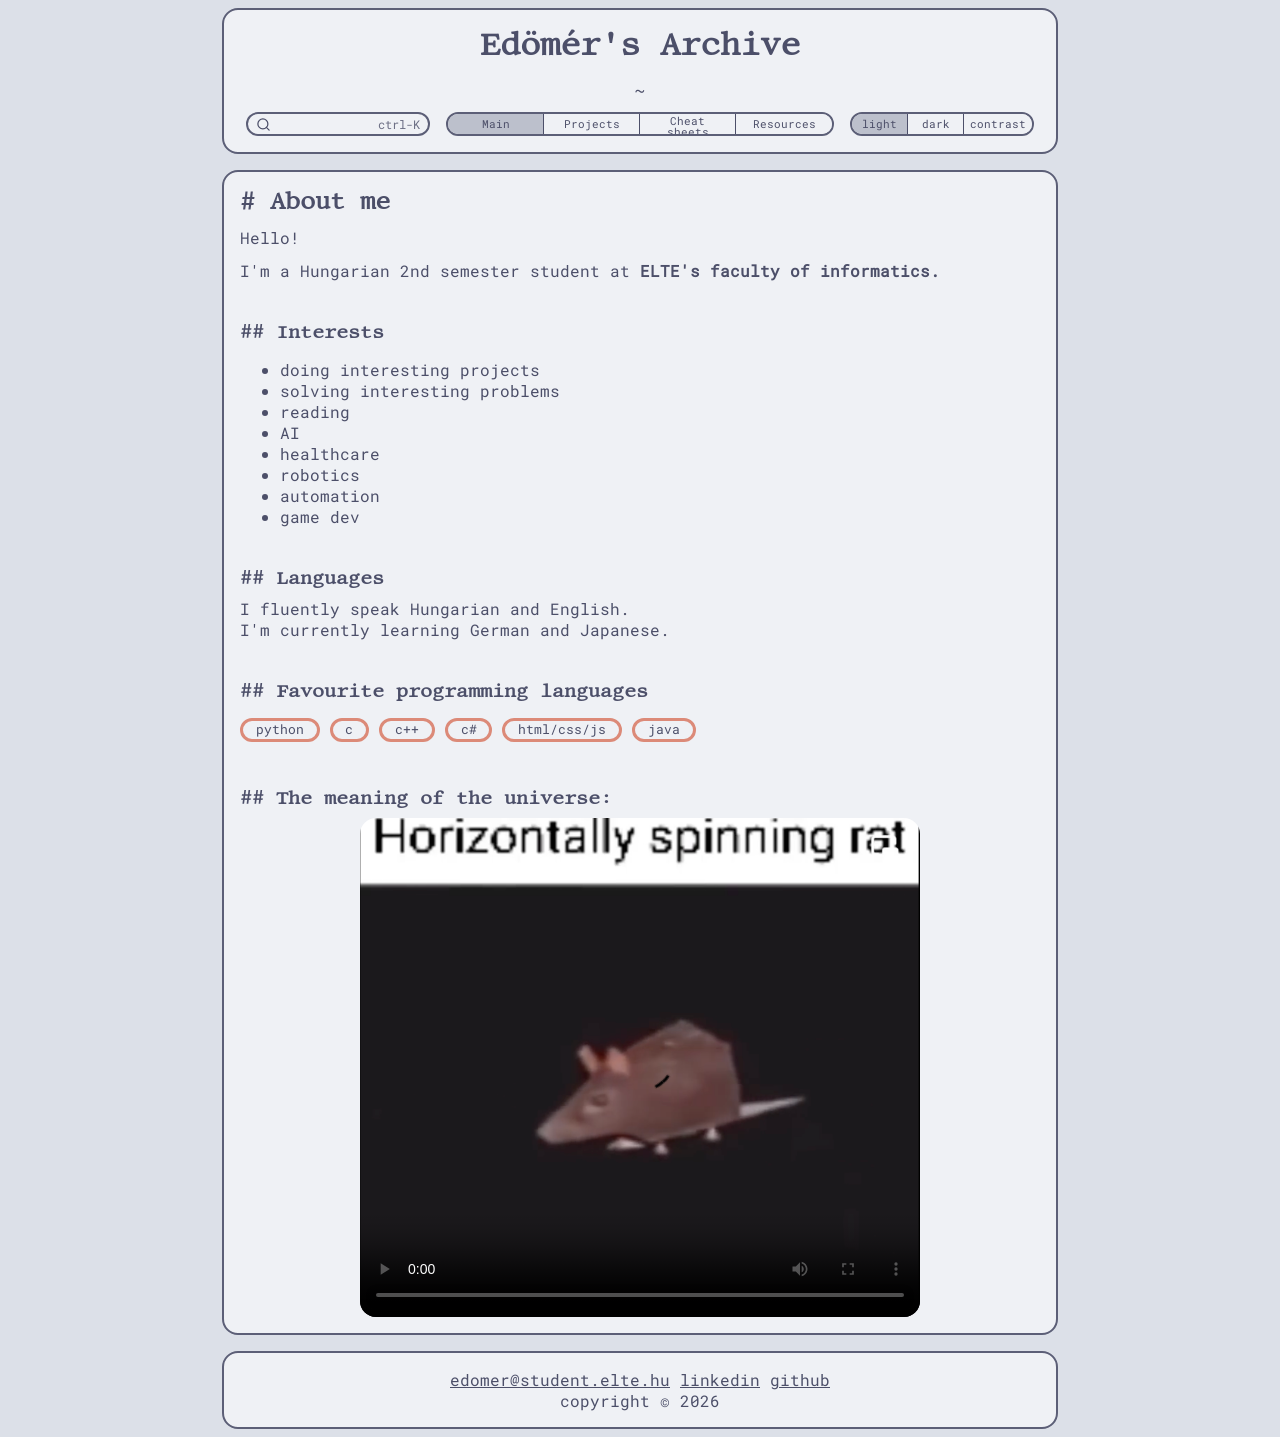
<file: webpage/index.html>
<!DOCTYPE html>
<html lang="en">
    
<head>
    <meta charset="UTF-8">
    <meta name="viewport" content="width=device-width, initial-scale=1.0">
    <link rel="stylesheet" href="css/style.css">
    <title>~/ Edömér's Archive</title>
    <link rel="icon" type="image/x-icon" href="media/favicon.ico">
</head>

<body class="centered">

    <!-- Jump to content -->
    <a id="jump-to-content" href="#content">Jump to content</a>

    <!-- Search -->
    <dialog id="search-modal">
        <input type="text" id="search-input" placeholder="Search the archive..." autocomplete="off">
        <ul id="search-results"></ul>
    </dialog>

    <!-- Floating back to top button -->
    <button id="back-to-top" onclick="window.location.href='#'">Back to top</button>

    <!-- Header -->
    <header class="container centered">
        <h1>Edömér's Archive</h1>
        <p id="path">~</p>
        <div id="navbar">
            <button id="search-button" class="centered-vertically" onclick="openSearch()">
                
                <!-- Search icon -->
                <svg width="15" height="15" viewBox="0 0 24 24" fill="none" stroke="currentColor" stroke-width="2" 
                    stroke-linecap="round" stroke-linejoin="round" data-darkreader-inline-stroke="" 
                    style="--darkreader-inline-stroke: currentColor;"><circle cx="11" cy="11" r="8"></circle>
                    <line x1="21" y1="21" x2="16.65" y2="16.65"></line>
                </svg>

                <span id="search-shortcut-text"></span>
                
            </button>
    
            <nav id="pages" class="button-choice centered-vertically">
                <button class="active">Main</button>
                <button onclick="window.location.href='projects.html'">Projects</button>
                <button onclick="window.location.href='cheat-sheets.html'">Cheat sheets</button>
                <button onclick="window.location.href='resources.html'">Resources</button>
            </nav>
    
            <div id="theme-mode-selector" class="button-choice centered-vertically">
                <button id="light-mode-button" class="active" onclick="switchToLightMode()">light</button>
                <button id="dark-mode-button" onclick="switchToDarkMode()">dark</button>
                <button id="high-contrast-mode-button" onclick="switchToHighContrastMode()">contrast</button>
            </div>
    
        </div>
    </header>

    <!-- Main content -->
    <article class="container" id="content">
        <section id="about-me">
            <h2># About me</h2>
            <p>Hello!</p>
            <p>I'm a Hungarian 2nd semester student at <strong>ELTE's faculty of informatics.</strong></p>
        </section>

        <section id="interests">
            <h3>## Interests</h3>
            <ul>
                <li>doing interesting projects</li>
                <li>solving interesting problems</li>
                <li>reading</li>
                <li>AI</li>
                <li>healthcare</li>
                <li>robotics</li>
                <li>automation</li>
                <li>game dev</li>
            </ul>
        </section>

        <section id="spoken-languages">
            <h3>## Languages</h3>
            <p>I fluently speak Hungarian and English.<br>
            I'm currently learning German and Japanese.</p>
        </section>

        <section id="programming-languages">
            <h3>## Favourite programming languages</h3>
            <span class="highlight">python</span>
            <span class="highlight">c</span>
            <span class="highlight">c++</span>
            <span class="highlight">c#</span>
            <span class="highlight">html/css/js</span>
            <span class="highlight">java</span>
        </section>

        <section id="meaning-of-the-universe">
            <h3>## The meaning of the universe:</h3>
            <div class="centered">
                <video src="media/horizontal-spinning-rat.mp4" controls poster="media/horizontal-spinning-rat-thumbnail.png">
                    Your browser does not support the video tag.
                </video>
            </div>
        </section>
        
    </article>

    <!-- Footer -->
    <footer class="container centered">
        <span>
            <a href="mailto:edomer@student.elte.hu" target="_blank">edomer@student.elte.hu</a>
            <a href="https://www.linkedin.com/in/ed%C3%B6m%C3%A9r-nagy-3304b33b5/" target="_blank">linkedin</a>
            <a href="https://github.com/edxmer" target="_blank">github</a>
        </span>
        <span>copyright © <span id="current-year"></span></span>
    </footer>

    <!--Scripts-->
    <script src="js/theme.js"></script>
    <script src="js/dynamically-updated-fields.js"></script>
    <script src="js/search.js"></script>
    <script src="js/back-to-top.js"></script>
</body>
</html>
</file>
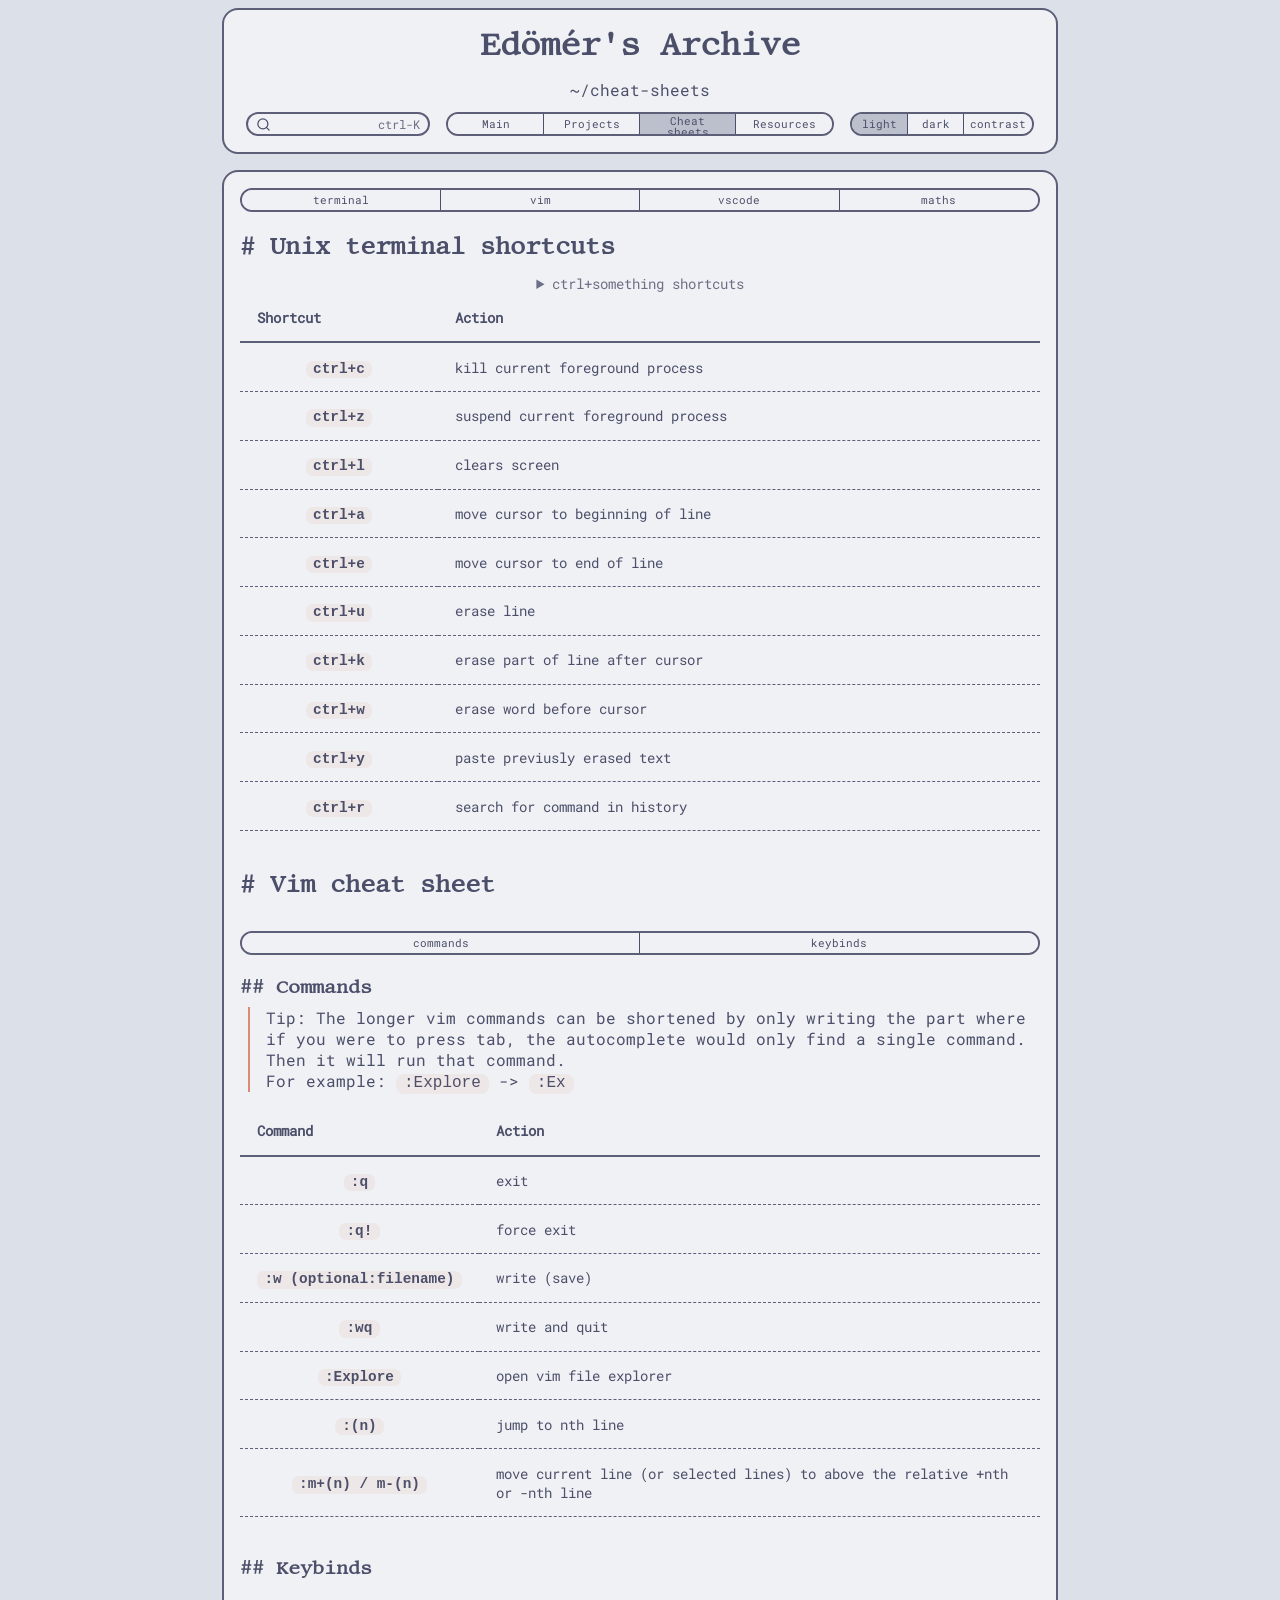
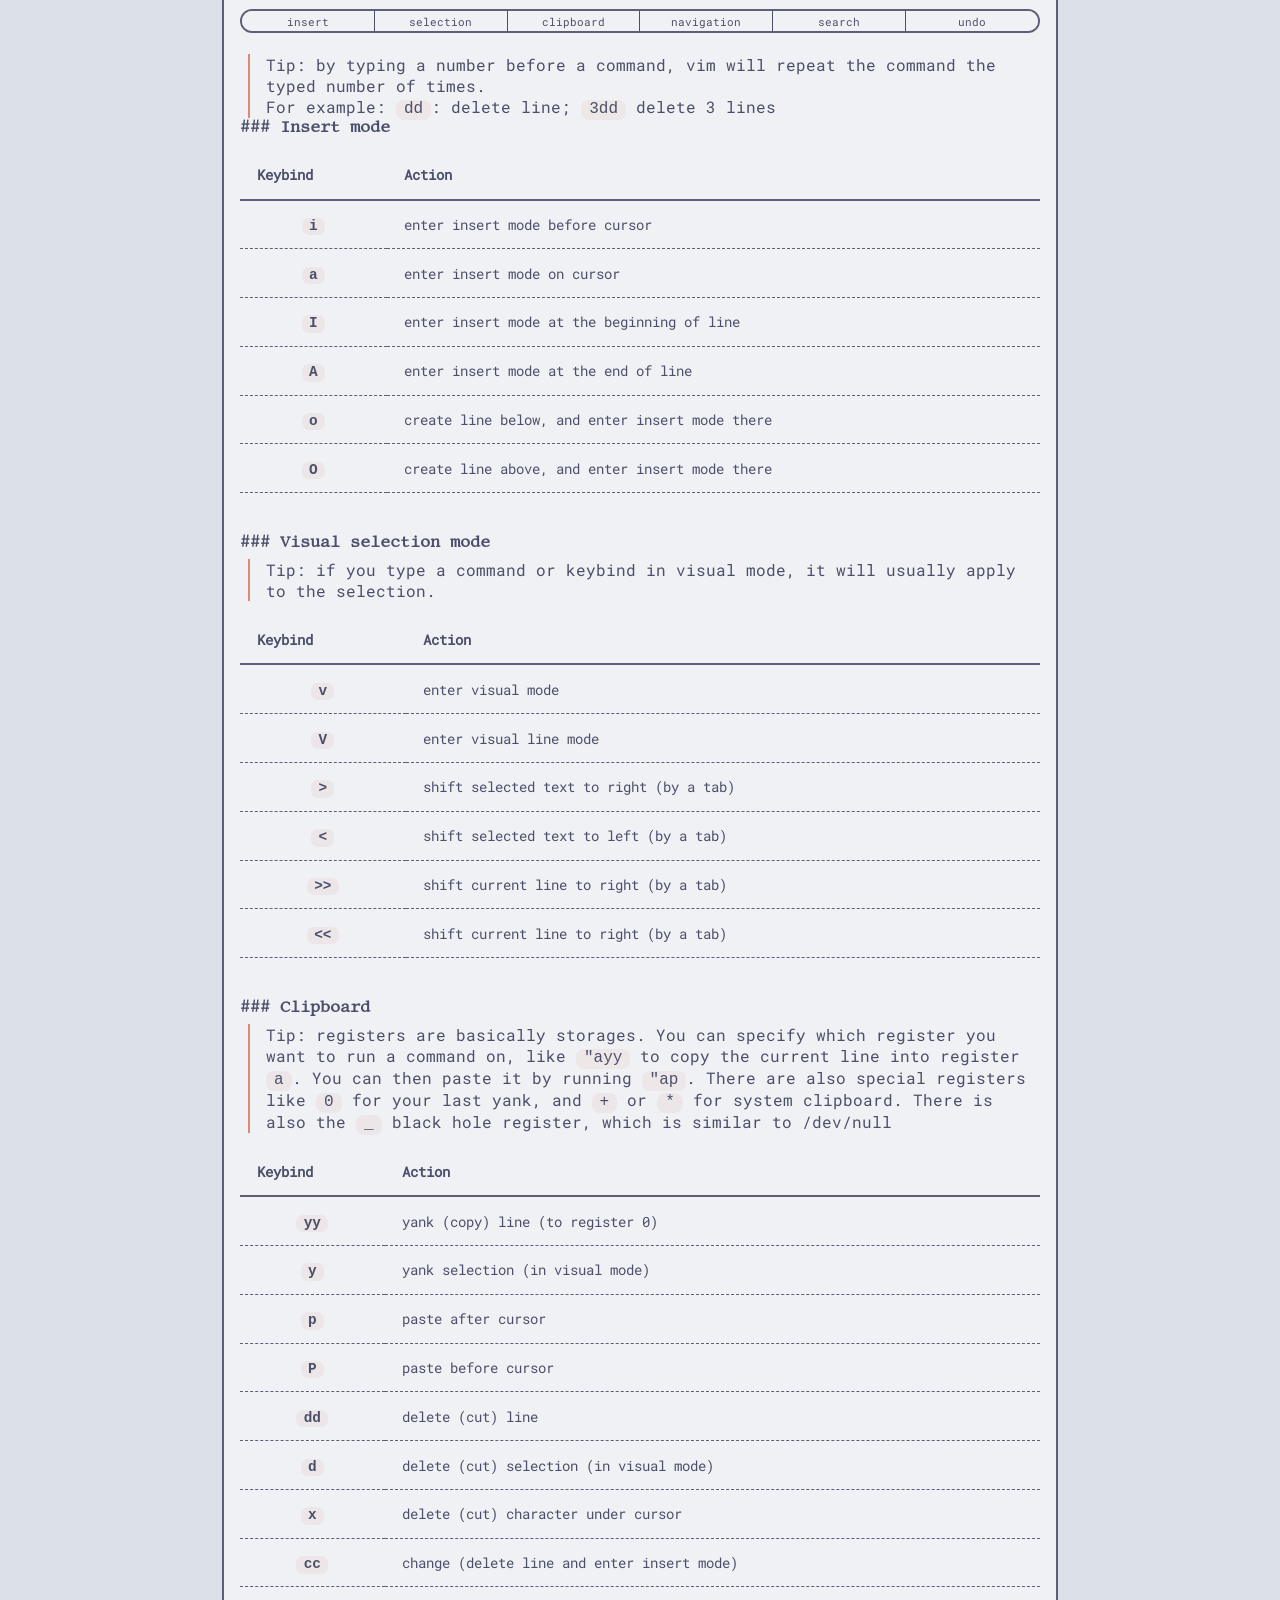
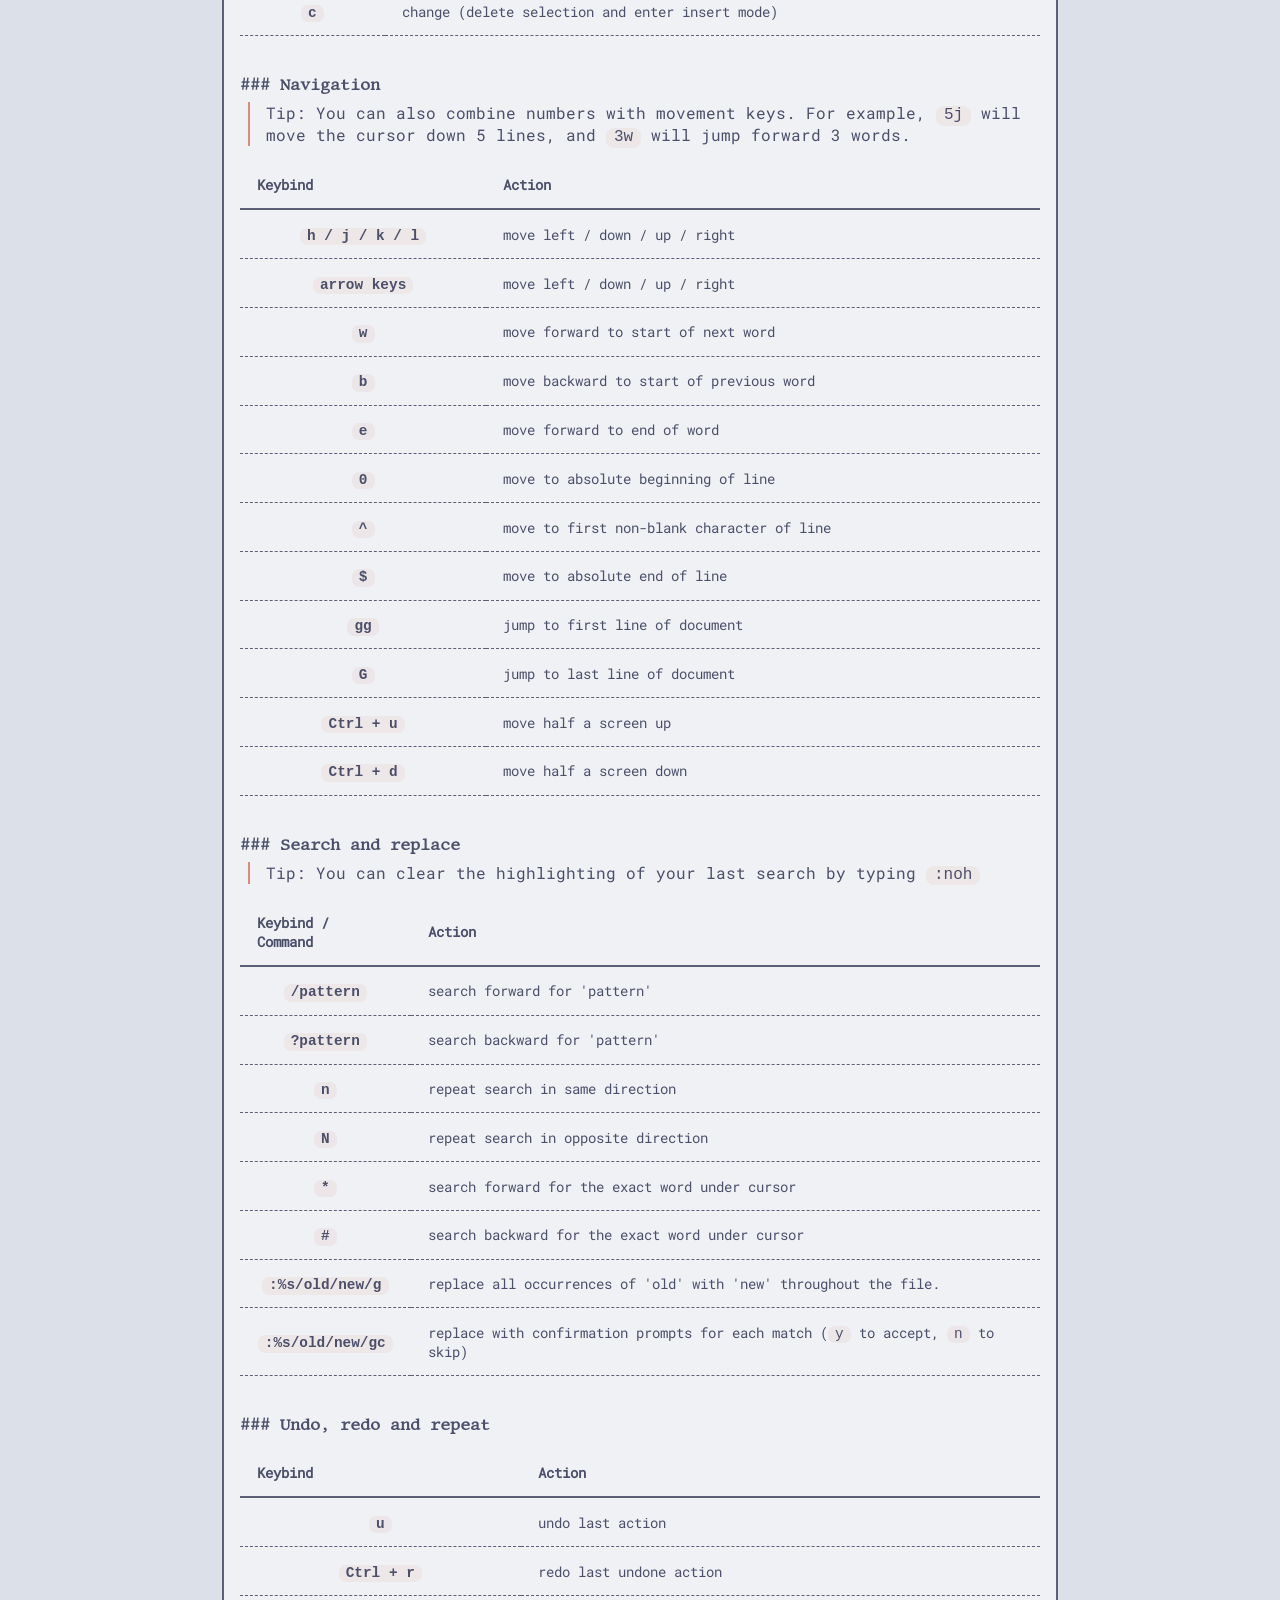
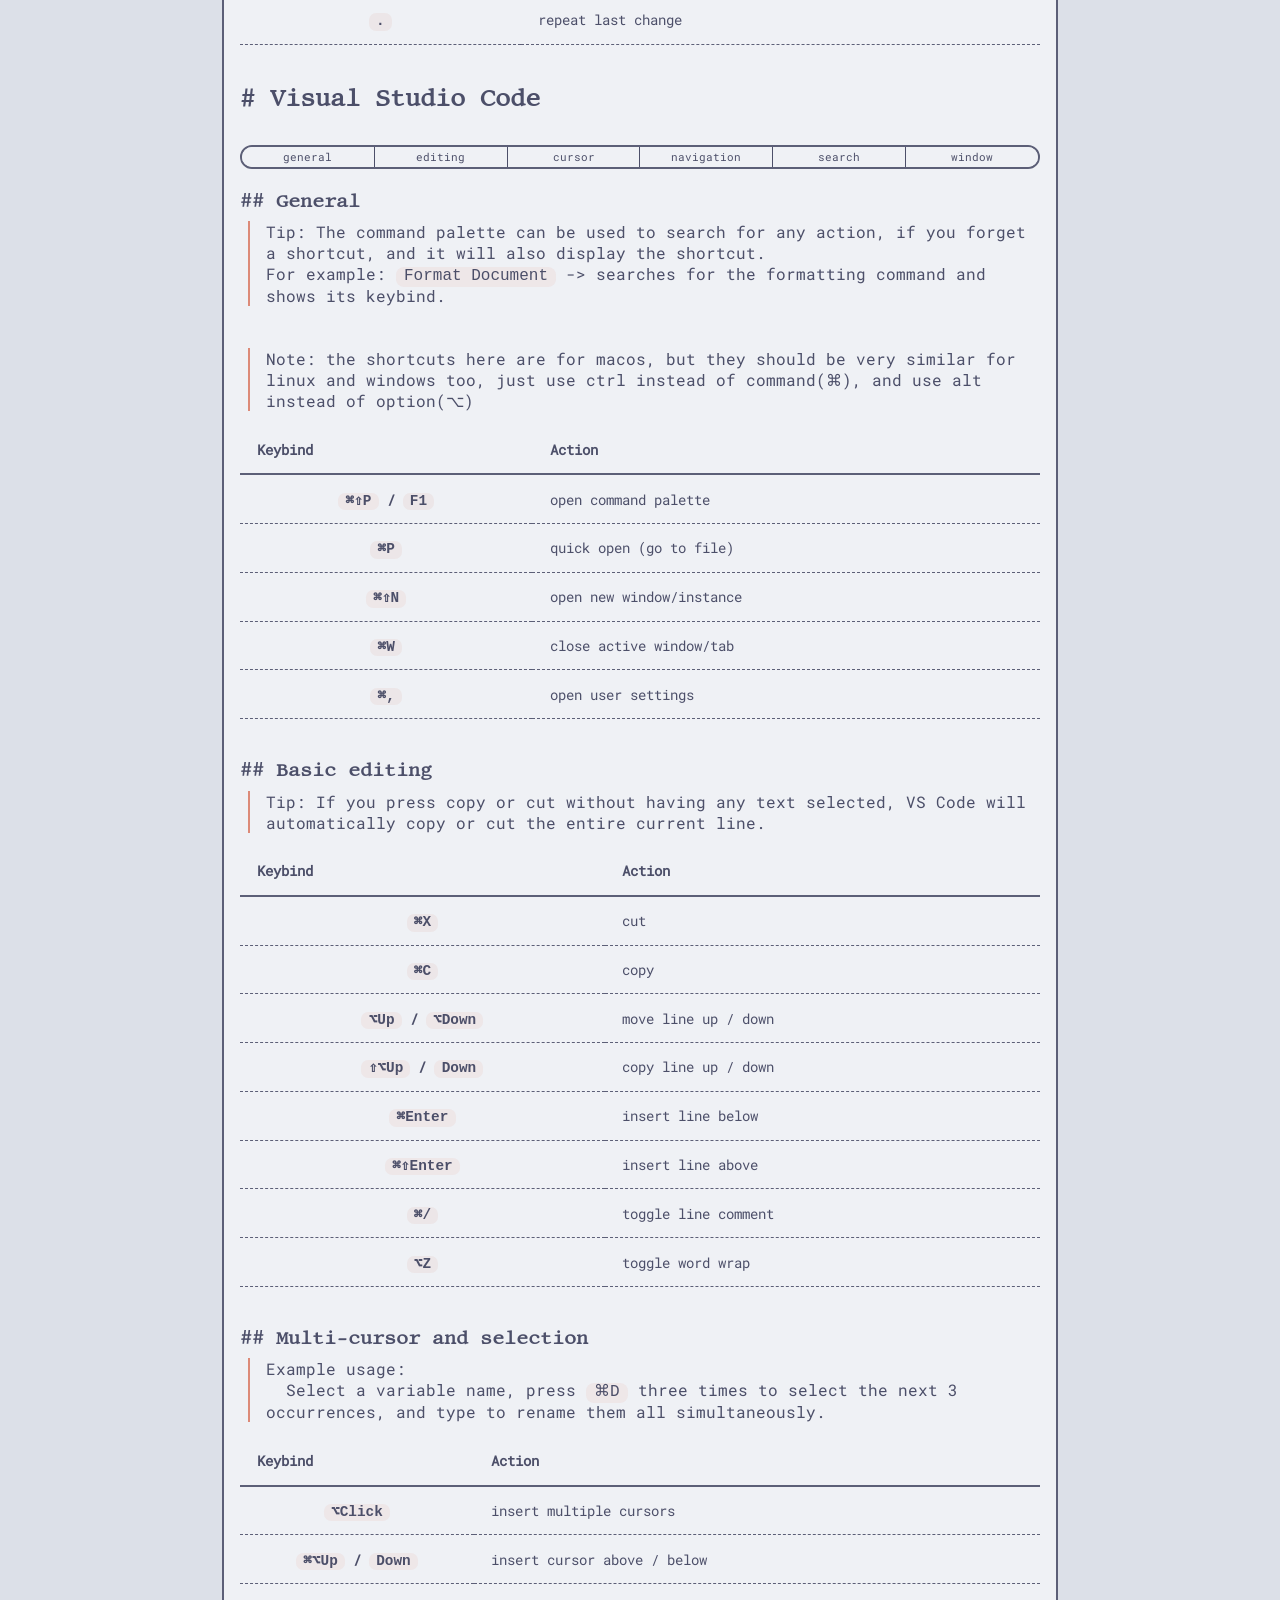
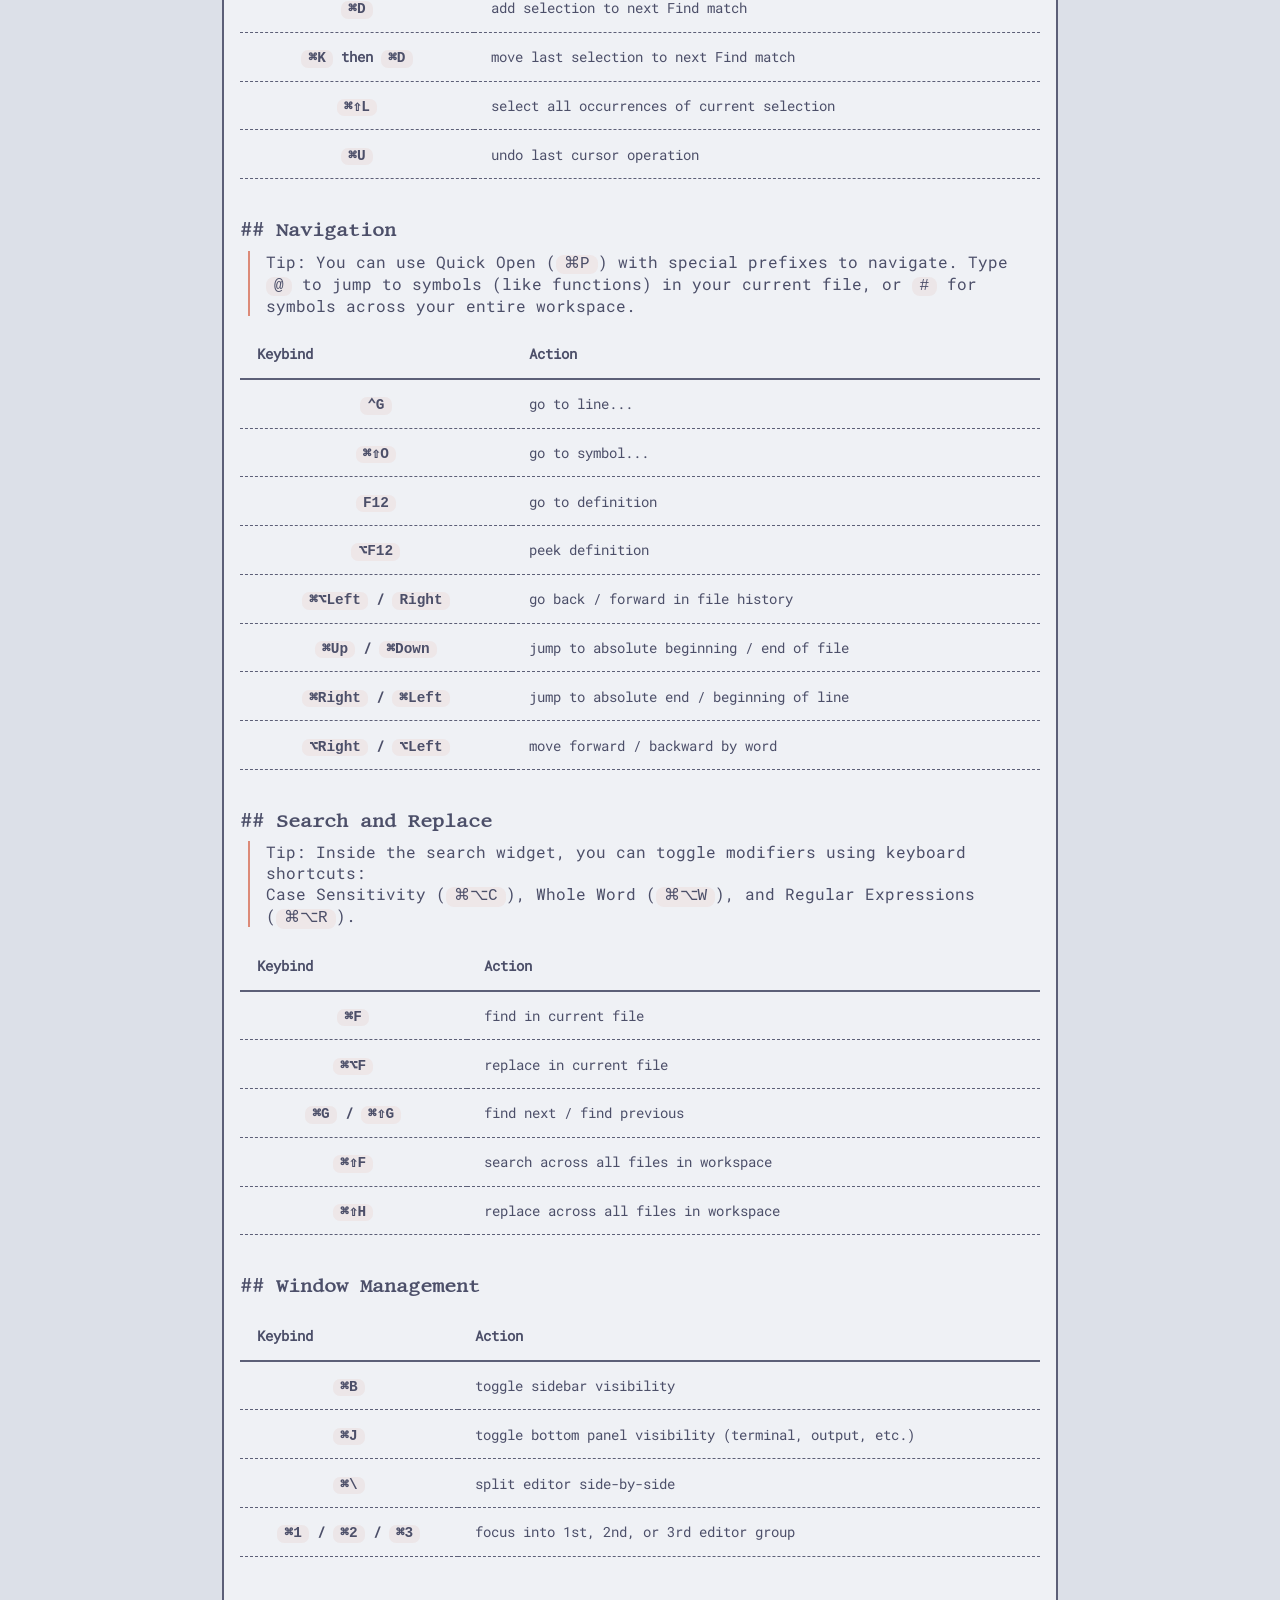
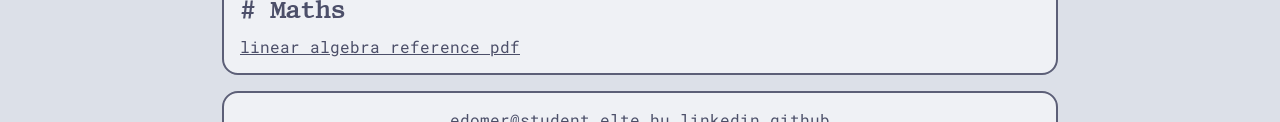
<file: webpage/cheat-sheets.html>
<!DOCTYPE html>
<html lang="en">
    
<head>
    <meta charset="UTF-8">
    <meta name="viewport" content="width=device-width, initial-scale=1.0">
    <link rel="stylesheet" href="css/style.css">
    <title>~/cheat-sheets Edömér's Archive</title>
    <link rel="icon" type="image/x-icon" href="media/favicon.ico">
</head>

<body class="centered">

    <!-- Jump to content -->
    <a id="jump-to-content" href="#content">Jump to content</a>

    <!-- Search -->
    <dialog id="search-modal">
        <input type="text" id="search-input" placeholder="Search the archive..." autocomplete="off">
        <ul id="search-results"></ul>
    </dialog>

    <!-- Floating back to top button -->
    <button id="back-to-top" onclick="window.location.href='#'">Back to top</button>

    <!-- Header -->
    <header class="container centered">
        <h1>Edömér's Archive</h1>
        <p id="path">~/cheat-sheets</p>
        <div id="navbar">
            <button id="search-button" class="centered-vertically" onclick="openSearch()">
                
                <!-- Search icon -->
                <svg width="15" height="15" viewBox="0 0 24 24" fill="none" stroke="currentColor" stroke-width="2" 
                    stroke-linecap="round" stroke-linejoin="round" data-darkreader-inline-stroke="" 
                    style="--darkreader-inline-stroke: currentColor;"><circle cx="11" cy="11" r="8"></circle>
                    <line x1="21" y1="21" x2="16.65" y2="16.65"></line>
                </svg>

                <span id="search-shortcut-text"></span>
                
            </button>
    
            <nav id="pages" class="button-choice centered-vertically">
                <button onclick="window.location.href = 'index.html'">Main</button>
                <button onclick="window.location.href='projects.html'">Projects</button>
                <button class="active">Cheat sheets</button>
                <button onclick="window.location.href='resources.html'">Resources</button>
            </nav>
    
            <div id="theme-mode-selector" class="button-choice centered-vertically">
                <button id="light-mode-button" class="active" onclick="switchToLightMode()">light</button>
                <button id="dark-mode-button" onclick="switchToDarkMode()">dark</button>
                <button id="high-contrast-mode-button" onclick="switchToHighContrastMode()">contrast</button>
            </div>
    
        </div>
    </header>

    <!-- Main content -->
    <article class="container" id="content">
    
        <nav class="button-choice centered-vertically">
            <button onclick="window.location.href='#terminal'">terminal</button>
            <button onclick="window.location.href='#vim'">vim</button>
            <button onclick="window.location.href='#vscode'">vscode</button>
            <button onclick="window.location.href='#maths'">maths</button>
        </nav><br>

        <section id="terminal">
            <h2># Unix terminal shortcuts</h2>
            <table>
                <caption>
                    <details>
                        <summary>ctrl+something shortcuts</summary>
                        These shortcuts can be used in almost all terminals, 
                        even through remote connections, 
                        so they are very useful to know,
                        and will definitely prevent a big headache.
                    </details>
                </caption>
              <thead>
                <tr>
                  <th scope="col">Shortcut</th>
                  <th scope="col">Action</th>
                </tr>
              </thead>
              <tbody>
                <tr>
                  <th scope="row"><code>ctrl+c</code></th>
                  <td>kill current foreground process</td>
                </tr>
                <tr>
                  <th scope="row"><code>ctrl+z</code></th>
                  <td>suspend current foreground process</td>
                </tr>
                <tr>
                  <th scope="row"><code>ctrl+l</code></th>
                  <td>clears screen</td>
                </tr>
                <tr>
                  <th scope="row"><code>ctrl+a</code></th>
                  <td>move cursor to beginning of line</td>
                </tr>
                <tr>
                  <th scope="row"><code>ctrl+e</code></th>
                  <td>move cursor to end of line</td>
                </tr>
                <tr>
                  <th scope="row"><code>ctrl+u</code></th>
                  <td>erase line</td>
                </tr>
                <tr>
                  <th scope="row"><code>ctrl+k</code></th>
                  <td>erase part of line after cursor</td>
                </tr>
                <tr>
                  <th scope="row"><code>ctrl+w</code></th>
                  <td>erase word before cursor</td>
                </tr>
                <tr>
                  <th scope="row"><code>ctrl+y</code></th>
                  <td>paste previusly erased text</td>
                </tr>
                <tr>
                  <th scope="row"><code>ctrl+r</code></th>
                  <td>search for command in history</td>
                </tr>
              </tbody>
            </table>
        </section>

        <section id="vim">
            <h2># Vim cheat sheet</h2>

            <br><nav class="button-choice centered-vertically">
                <button onclick="window.location.href='#vim-commands'">commands</button>
                <button onclick="window.location.href='#vim-keybinds'">keybinds</button>
            </nav><br>

            <section id="vim-commands">
                <h3>## Commands</h3>
                
                <aside>
                    Tip: The longer vim commands can be shortened by only writing
                    the part where if you were to press tab, the autocomplete would
                    only find a single command. Then it will run that command. <br>
                    For example: <code>:Explore</code> -> <code>:Ex</code>
                </aside>
    
                <table>
                  <thead>
                    <tr>
                      <th scope="col">Command</th>
                      <th scope="col">Action</th>
                    </tr>
                  </thead>
                  <tbody>
                    <tr>
                      <th scope="row"><code>:q</code></th>
                      <td>exit</td>
                    </tr>
                    <tr>
                      <th scope="row"><code>:q!</code></th>
                      <td>force exit</td>
                    </tr>
                    <tr>
                      <th scope="row"><code>:w (optional:filename)</code></th>
                      <td>write (save)</td>
                    </tr>
                    <tr>
                      <th scope="row"><code>:wq</code></th>
                      <td>write and quit</td>
                    </tr>
                    <tr>
                      <th scope="row"><code>:Explore</code></th>
                      <td>open vim file explorer</td>
                    </tr>
                    <tr>
                      <th scope="row"><code>:(n)</code></th>
                      <td>jump to nth line</td>
                    </tr>
                    <tr>
                      <th scope="row"><code>:m+(n) / m-(n)</code></th>
                      <td>move current line (or selected lines) to above the relative +nth or -nth line</td>
                    </tr>
                  </tbody>
                </table>
            </section>

            <section id="vim-keybinds">
                <h3>## Keybinds</h3>
    
                <br><nav class="button-choice centered-vertically" id="vim-keybinds-nav">
                    <button onclick="window.location.href='#vim-insert-mode'">insert</button>
                    <button onclick="window.location.href='#vim-visual-selection-mode'">selection</button>
                    <button onclick="window.location.href='#vim-clipboard'">clipboard</button>
                    <button onclick="window.location.href='#vim-navigation'">navigation</button>
                    <button onclick="window.location.href='#vim-search-and-replace'">search</button>
                    <button onclick="window.location.href='#vim-undo-redo-repeat'">undo</button>
                </nav><br>
                
                <aside>
                    Tip: by typing a number before a command, vim will repeat the command the typed number of times. <br>
                    For example: <code>dd</code>: delete line; <code>3dd</code> delete 3 lines
                </aside>

                <section id="vim-insert-mode">
                    <h4>### Insert mode</h4>
                    
                    <table>
                    <thead>
                        <tr>
                        <th scope="col">Keybind</th>
                        <th scope="col">Action</th>
                        </tr>
                    </thead>
                    <tbody>
                        <tr>
                        <th scope="row"><code>i</code></th>
                        <td>enter insert mode before cursor</td>
                        </tr>
                        <tr>
                        <th scope="row"><code>a</code></th>
                        <td>enter insert mode on cursor</td>
                        </tr>
                        <tr>
                        <th scope="row"><code>I</code></th>
                        <td>enter insert mode at the beginning of line</td>
                        </tr>
                        <tr>
                        <th scope="row"><code>A</code></th>
                        <td>enter insert mode at the end of line</td>
                        </tr>
                        <tr>
                        <th scope="row"><code>o</code></th>
                        <td>create line below, and enter insert mode there</td>
                        </tr>
                        <tr>
                        <th scope="row"><code>O</code></th>
                        <td>create line above, and enter insert mode there</td>
                        </tr>
                    </tbody>
                    </table>
                </section>

                <section id="vim-visual-selection-mode">
                    <h4>### Visual selection mode</h4>
        
                    <aside>
                        Tip: if you type a command or keybind in visual mode, 
                        it will usually apply to the selection.
                    </aside>
        
                    <table>
                    <thead>
                        <tr>
                        <th scope="col">Keybind</th>
                        <th scope="col">Action</th>
                        </tr>
                    </thead>
                    <tbody>
                        <tr>
                        <th scope="row"><code>v</code></th>
                        <td>enter visual mode</td>
                        </tr>
                        <tr>
                        <th scope="row"><code>V</code></th>
                        <td>enter visual line mode</td>
                        </tr>
                        <tr>
                        <th scope="row"><code>&gt;</code></th>
                        <td>shift selected text to right (by a tab)</td>
                        </tr>
                        <tr>
                        <th scope="row"><code>&lt;</code></th>
                        <td>shift selected text to left (by a tab)</td>
                        </tr>
                        <tr>
                        <th scope="row"><code>&gt;&gt;</code></th>
                        <td>shift current line to right (by a tab)</td>
                        </tr>
                        <tr>
                        <th scope="row"><code>&lt;&lt;</code></th>
                        <td>shift current line to right (by a tab)</td>
                        </tr>
                    </tbody>
                    </table>
                </section>

                <section id="vim-clipboard">
                    <h4>### Clipboard</h4>
        
                    <aside>
                        Tip: registers are basically storages. 
                        You can specify which register you want to run a command on, 
                        like <code>"ayy</code> to copy the current line into register <code>a</code>. 
                        You can then paste it by running <code>"ap</code>. 
                        There are also special registers like <code>0</code> for your last yank, 
                        and <code>+</code> or <code>*</code> for system clipboard. 
                        There is also the <code>_</code> black hole register, which is similar to /dev/null
                    </aside>
        
                    <table>
                    <thead>
                        <tr>
                        <th scope="col">Keybind</th>
                        <th scope="col">Action</th>
                        </tr>
                    </thead>
                    <tbody>
                        <tr>
                        <th scope="row"><code>yy</code></th>
                        <td>yank (copy) line (to register 0)</td>
                        </tr>
                        <tr>
                        <th scope="row"><code>y</code></th>
                        <td>yank selection (in visual mode)</td>
                        </tr>
                        <tr>
                        <th scope="row"><code>p</code></th>
                        <td>paste after cursor</td>
                        </tr>
                        <tr>
                        <th scope="row"><code>P</code></th>
                        <td>paste before cursor</td>
                        </tr>
                        <tr>
                        <th scope="row"><code>dd</code></th>
                        <td>delete (cut) line</td>
                        </tr>
                        <tr>
                        <th scope="row"><code>d</code></th>
                        <td>delete (cut) selection (in visual mode)</td>
                        </tr>
                        <tr>
                        <th scope="row"><code>x</code></th>
                        <td>delete (cut) character under cursor</td>
                        </tr>
                        <tr>
                        <th scope="row"><code>cc</code></th>
                        <td>change (delete line and enter insert mode)</td>
                        </tr>
                        <tr>
                        <th scope="row"><code>c</code></th>
                        <td>change (delete selection and enter insert mode)</td>
                        </tr>
                    </tbody>
                    </table>
                </section>
    
                <section id="vim-navigation">
                    <h4>### Navigation</h4>
        
                    <aside>
                        Tip: You can also combine numbers with movement keys. 
                        For example, <code>5j</code> will move the cursor down 5 lines, and <code>3w</code> will jump forward 3 words.
                    </aside>
                    
                    <table>
                    <thead>
                        <tr>
                        <th scope="col">Keybind</th>
                        <th scope="col">Action</th>
                        </tr>
                    </thead>
                    <tbody>
                        <tr>
                        <th scope="row"><code>h / j / k / l</code></th>
                        <td>move left / down / up / right</td>
                        </tr>
                        <tr>
                        <th scope="row"><code>arrow keys</code></th>
                        <td>move left / down / up / right</td>
                        </tr>
                        <tr>
                        <th scope="row"><code>w</code></th>
                        <td>move forward to start of next word</td>
                        </tr>
                        <tr>
                        <th scope="row"><code>b</code></th>
                        <td>move backward to start of previous word</td>
                        </tr>
                        <tr>
                        <th scope="row"><code>e</code></th>
                        <td>move forward to end of word</td>
                        </tr>
                        <tr>
                        <th scope="row"><code>0</code></th>
                        <td>move to absolute beginning of line</td>
                        </tr>
                        <tr>
                        <th scope="row"><code>^</code></th>
                        <td>move to first non-blank character of line</td>
                        </tr>
                        <tr>
                        <th scope="row"><code>$</code></th>
                        <td>move to absolute end of line</td>
                        </tr>
                        <tr>
                        <th scope="row"><code>gg</code></th>
                        <td>jump to first line of document</td>
                        </tr>
                        <tr>
                        <th scope="row"><code>G</code></th>
                        <td>jump to last line of document</td>
                        </tr>
                        <tr>
                        <th scope="row"><code>Ctrl + u</code></th>
                        <td>move half a screen up</td>
                        </tr>
                        <tr>
                        <th scope="row"><code>Ctrl + d</code></th>
                        <td>move half a screen down</td>
                        </tr>
                    </tbody>
                    </table>
                </section>

                <section id="vim-search-and-replace">
                    <h4>### Search and replace</h4>
        
                    <aside>
                        Tip: You can clear the highlighting of your last search by typing <code>:noh</code>
                    </aside>
        
                    <table>
                    <thead>
                        <tr>
                        <th scope="col">Keybind / Command</th>
                        <th scope="col">Action</th>
                        </tr>
                    </thead>
                    <tbody>
                        <tr>
                        <th scope="row"><code>/pattern</code></th>
                        <td>search forward for 'pattern'</td>
                        </tr>
                        <tr>
                        <th scope="row"><code>?pattern</code></th>
                        <td>search backward for 'pattern'</td>
                        </tr>
                        <tr>
                        <th scope="row"><code>n</code></th>
                        <td>repeat search in same direction</td>
                        </tr>
                        <tr>
                        <th scope="row"><code>N</code></th>
                        <td>repeat search in opposite direction</td>
                        </tr>
                        <tr>
                        <th scope="row"><code>*</code></th>
                        <td>search forward for the exact word under cursor</td>
                        </tr>
                        <tr>
                        <th scope="row"><code>#</code></th>
                        <td>search backward for the exact word under cursor</td>
                        </tr>
                        <tr>
                        <th scope="row"><code>:%s/old/new/g</code></th>
                        <td>replace all occurrences of 'old' with 'new' throughout the file.</td>
                        </tr>
                        <tr>
                        <th scope="row"><code>:%s/old/new/gc</code></th>
                        <td>replace with confirmation prompts for each match (<code>y</code> to accept, <code>n</code> to skip)</td>
                        </tr>
                    </tbody>
                    </table>
                </section>

                <section id="vim-undo-redo-repeat">
                    <h4>### Undo, redo and repeat</h4>
        
                    <table>
                    <thead>
                        <tr>
                        <th scope="col">Keybind</th>
                        <th scope="col">Action</th>
                        </tr>
                    </thead>
                    <tbody>
                        <tr>
                        <th scope="row"><code>u</code></th>
                        <td>undo last action</td>
                        </tr>
                        <tr>
                        <th scope="row"><code>Ctrl + r</code></th>
                        <td>redo last undone action</td>
                        </tr>
                        <tr>
                        <th scope="row"><code>.</code></th>
                        <td>repeat last change</td>
                        </tr>
                    </tbody>
                    </table>
                </section>
                
            </section>
        </section>

        <section id="vscode">
            <h2># Visual Studio Code</h2>

            <br><nav class="button-choice centered-vertically" id="vscode-keybinds-nav">
                <button onclick="window.location.href='#vscode-general'">general</button>
                <button onclick="window.location.href='#vscode-basic-editing'">editing</button>
                <button onclick="window.location.href='#vscode-multi-cursor'">cursor</button>
                <button onclick="window.location.href='#vscode-navigation'">navigation</button>
                <button onclick="window.location.href='#vscode-search'">search</button>
                <button onclick="window.location.href='#vscode-window-management'">window</button>
            </nav><br>
            
            <section id="vscode-general">
              <h3>## General</h3>
              
              <aside>
                Tip: The command palette can be used to search for any action, 
                if you forget a shortcut, and it will also display the shortcut.<br>
                For example: <code>Format Document</code> -&gt; searches for the
                formatting command and shows its keybind.
              </aside><br><br>

              <aside>
                  Note: the shortcuts here are for macos, but they should be very similar for linux and windows too,
                  just use ctrl instead of command(⌘), and use alt instead of option(⌥)
              </aside>

              
            
              <table>
                <thead>
                  <tr>
                    <th scope="col">Keybind</th>
                    <th scope="col">Action</th>
                  </tr>
                </thead>
                <tbody>
                  <tr>
                    <th scope="row"><code>⌘⇧P</code> / <code>F1</code></th>
                    <td>open command palette</td>
                  </tr>
                  <tr>
                    <th scope="row"><code>⌘P</code></th>
                    <td>quick open (go to file)</td>
                  </tr>
                  <tr>
                    <th scope="row"><code>⌘⇧N</code></th>
                    <td>open new window/instance</td>
                  </tr>
                  <tr>
                    <th scope="row"><code>⌘W</code></th>
                    <td>close active window/tab</td>
                  </tr>
                  <tr>
                    <th scope="row"><code>⌘,</code></th>
                    <td>open user settings</td>
                  </tr>
                </tbody>
              </table>
            </section>
            
            <section id="vscode-basic-editing">
              <h3>## Basic editing</h3>
              <aside>
                  Tip: If you press copy or cut without having any text selected, 
                  VS Code will automatically copy or cut the entire current line.
              </aside>
            
              <table>
                <thead>
                  <tr>
                    <th scope="col">Keybind</th>
                    <th scope="col">Action</th>
                  </tr>
                </thead>
                <tbody>
                  <tr>
                    <th scope="row"><code>⌘X</code></th>
                    <td>cut</td>
                  </tr>
                  <tr>
                    <th scope="row"><code>⌘C</code></th>
                    <td>copy</td>
                  </tr>
                  <tr>
                    <th scope="row"><code>⌥Up</code> / <code>⌥Down</code></th>
                    <td>move line up / down</td>
                  </tr>
                  <tr>
                    <th scope="row"><code>⇧⌥Up</code> / <code>Down</code></th>
                    <td>copy line up / down</td>
                  </tr>
                  <tr>
                    <th scope="row"><code>⌘Enter</code></th>
                    <td>insert line below</td>
                  </tr>
                  <tr>
                    <th scope="row"><code>⌘⇧Enter</code></th>
                    <td>insert line above</td>
                  </tr>
                  <tr>
                    <th scope="row"><code>⌘/</code></th>
                    <td>toggle line comment</td>
                  </tr>
                  <tr>
                    <th scope="row"><code>⌥Z</code></th>
                    <td>toggle word wrap</td>
                  </tr>
                </tbody>
              </table>
            </section>
            
            <section id="vscode-multi-cursor">
              <h3>## Multi-cursor and selection</h3>
              <aside>
                Example usage:<br>
                &emsp; Select a variable name, press <code>⌘D</code> three times 
                to select the next 3 occurrences, and type to rename them all simultaneously.
              </aside>
              
              <table>
                <thead>
                  <tr>
                    <th scope="col">Keybind</th>
                    <th scope="col">Action</th>
                  </tr>
                </thead>
                <tbody>
                  <tr>
                    <th scope="row"><code>⌥Click</code></th>
                    <td>insert multiple cursors</td>
                  </tr>
                  <tr>
                    <th scope="row"><code>⌘⌥Up</code> / <code>Down</code></th>
                    <td>insert cursor above / below</td>
                  </tr>
                  <tr>
                    <th scope="row"><code>⌘D</code></th>
                    <td>add selection to next Find match</td>
                  </tr>
                  <tr>
                    <th scope="row"><code>⌘K</code> then <code>⌘D</code></th>
                    <td>move last selection to next Find match</td>
                  </tr>
                  <tr>
                    <th scope="row"><code>⌘⇧L</code></th>
                    <td>select all occurrences of current selection</td>
                  </tr>
                  <tr>
                    <th scope="row"><code>⌘U</code></th>
                    <td>undo last cursor operation</td>
                  </tr>
                </tbody>
              </table>
            </section>
            
            <section id="vscode-navigation">
              <h3>## Navigation</h3>
              <aside>
                  Tip: You can use Quick Open (<code>⌘P</code>) with special prefixes to navigate.
                  Type <code>@</code> to jump to symbols (like functions) in your current file,
                  or <code>#</code> for symbols across your entire workspace.
              </aside>
            
              <table>
                <thead>
                  <tr>
                    <th scope="col">Keybind</th>
                    <th scope="col">Action</th>
                  </tr>
                </thead>
                <tbody>
                  <tr>
                    <th scope="row"><code>⌃G</code></th>
                    <td>go to line...</td>
                  </tr>
                  <tr>
                    <th scope="row"><code>⌘⇧O</code></th>
                    <td>go to symbol...</td>
                  </tr>
                  <tr>
                    <th scope="row"><code>F12</code></th>
                    <td>go to definition</td>
                  </tr>
                  <tr>
                    <th scope="row"><code>⌥F12</code></th>
                    <td>peek definition</td>
                  </tr>
                  <tr>
                    <th scope="row"><code>⌘⌥Left</code> / <code>Right</code></th>
                    <td>go back / forward in file history</td>
                  </tr>
                  <tr>
                    <th scope="row"><code>⌘Up</code> / <code>⌘Down</code></th>
                    <td>jump to absolute beginning / end of file</td>
                  </tr>
                  <tr>
                    <th scope="row"><code>⌘Right</code> / <code>⌘Left</code></th>
                    <td>jump to absolute end / beginning of line</td>
                  </tr>
                  <tr>
                    <th scope="row"><code>⌥Right</code> / <code>⌥Left</code></th>
                    <td>move forward / backward by word</td>
                  </tr>
                </tbody>
              </table>
            </section>
            
            <section id="vscode-search">
              <h3>## Search and Replace</h3>
              <aside>
                  Tip: Inside the search widget, you can toggle modifiers using keyboard shortcuts:<br>
                  Case Sensitivity (<code>⌘⌥C</code>), Whole Word (<code>⌘⌥W</code>), 
                  and Regular Expressions (<code>⌘⌥R</code>).
              </aside>
            
              <table>
                <thead>
                  <tr>
                    <th scope="col">Keybind</th>
                    <th scope="col">Action</th>
                  </tr>
                </thead>
                <tbody>
                  <tr>
                    <th scope="row"><code>⌘F</code></th>
                    <td>find in current file</td>
                  </tr>
                  <tr>
                    <th scope="row"><code>⌘⌥F</code></th>
                    <td>replace in current file</td>
                  </tr>
                  <tr>
                    <th scope="row"><code>⌘G</code> / <code>⌘⇧G</code></th>
                    <td>find next / find previous</td>
                  </tr>
                  <tr>
                    <th scope="row"><code>⌘⇧F</code></th>
                    <td>search across all files in workspace</td>
                  </tr>
                  <tr>
                    <th scope="row"><code>⌘⇧H</code></th>
                    <td>replace across all files in workspace</td>
                  </tr>
                </tbody>
              </table>
            </section>
            
            <section id="vscode-window-management">
              <h3>## Window Management</h3>
              <table>
                <thead>
                  <tr>
                    <th scope="col">Keybind</th>
                    <th scope="col">Action</th>
                  </tr>
                </thead>
                <tbody>
                  <tr>
                    <th scope="row"><code>⌘B</code></th>
                    <td>toggle sidebar visibility</td>
                  </tr>
                  <tr>
                    <th scope="row"><code>⌘J</code></th>
                    <td>toggle bottom panel visibility (terminal, output, etc.)</td>
                  </tr>
                  <tr>
                    <th scope="row"><code>⌘\</code></th>
                    <td>split editor side-by-side</td>
                  </tr>
                  <tr>
                    <th scope="row"><code>⌘1</code> / <code>⌘2</code> / <code>⌘3</code></th>
                    <td>focus into 1st, 2nd, or 3rd editor group</td>
                  </tr>
                </tbody>
              </table>
            </section>
        </section>

        <section id="maths">
            <h2># Maths</h2>

            <a href="https://cs229.stanford.edu/section/cs229-linalg.pdf">linear algebra reference pdf</a>
        </section>
    </article>
    
    <!-- Footer -->
    <footer class="container centered">
        <span>
            <a href="mailto:edomer@student.elte.hu" target="_blank">edomer@student.elte.hu</a>
            <a href="https://www.linkedin.com/in/ed%C3%B6m%C3%A9r-nagy-3304b33b5/" target="_blank">linkedin</a>
            <a href="https://github.com/edxmer" target="_blank">github</a>
        </span>
        <span>copyright © <span id="current-year"></span></span>
    </footer>

    <!--Scripts-->
    <script src="js/theme.js"></script>
    <script src="js/dynamically-updated-fields.js"></script>
    <script src="js/search.js"></script>
    <script src="js/back-to-top.js"></script>
</body>
</html>
</file>
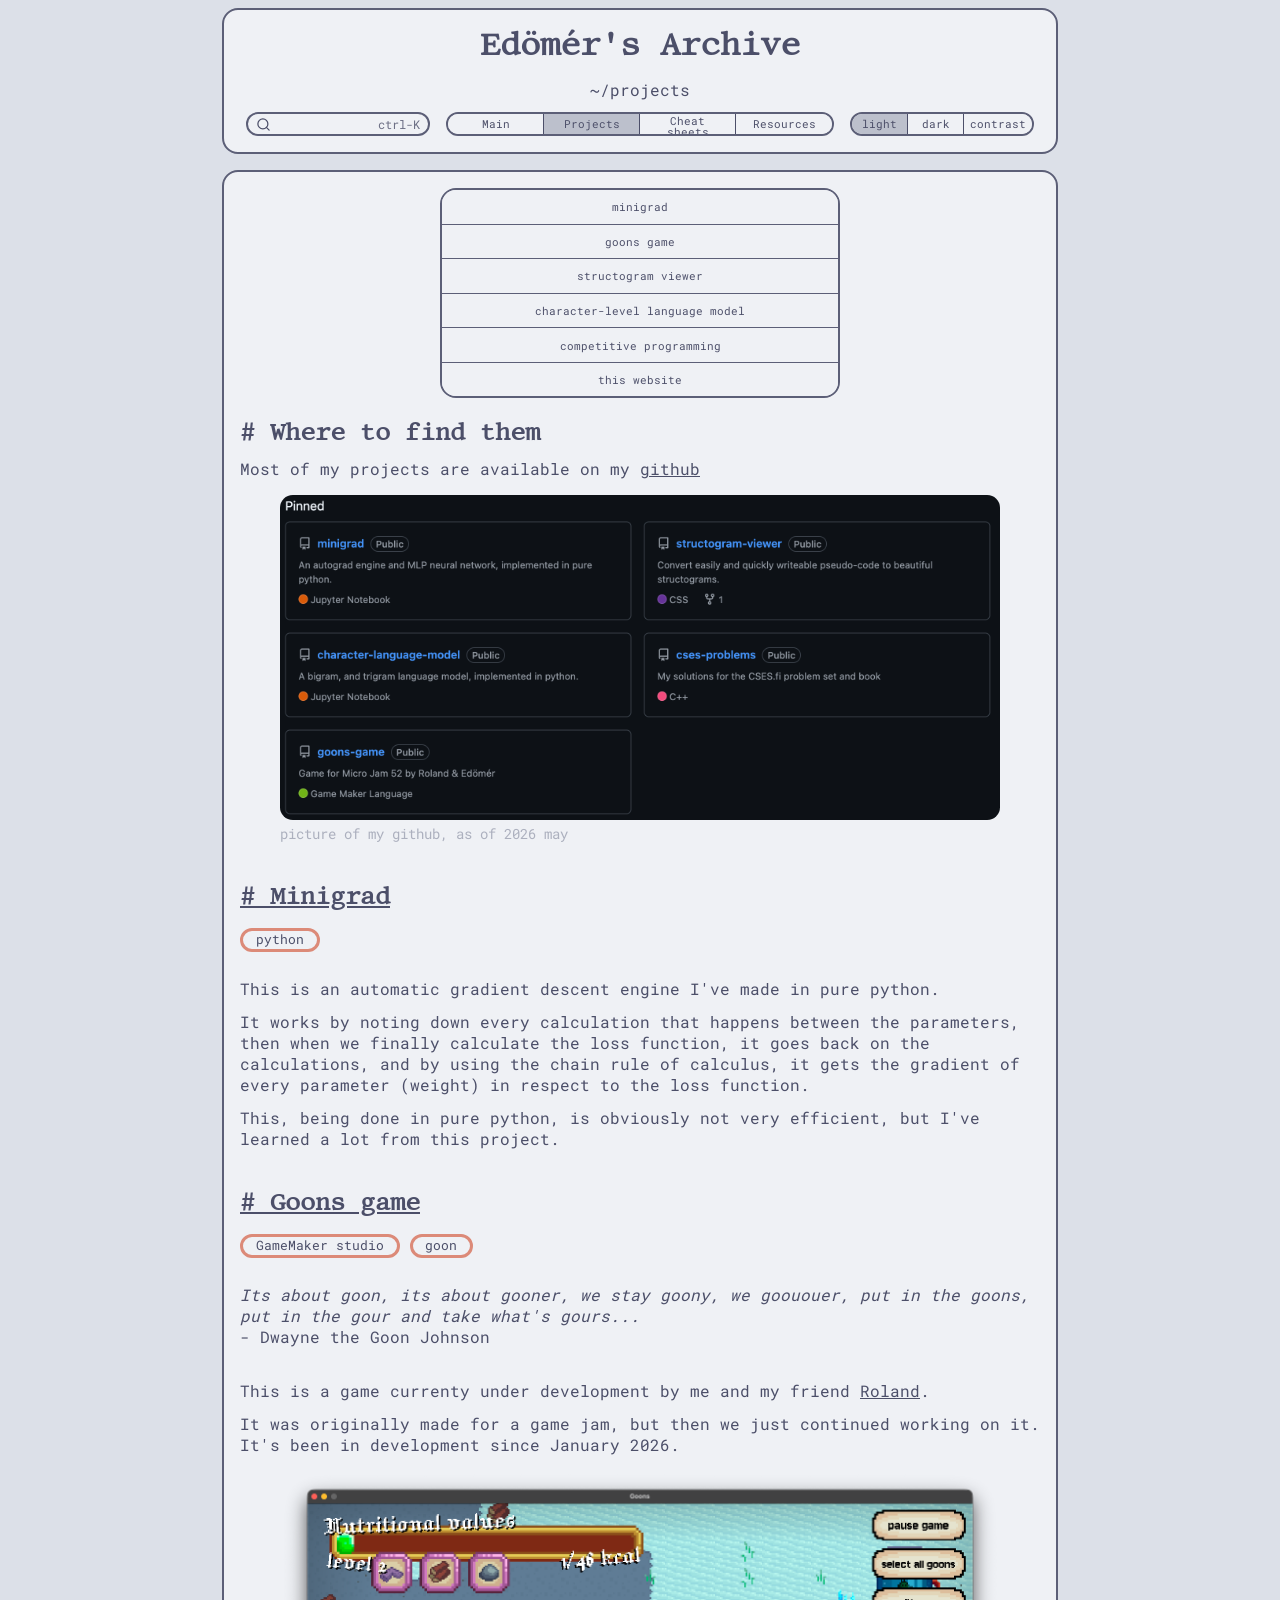
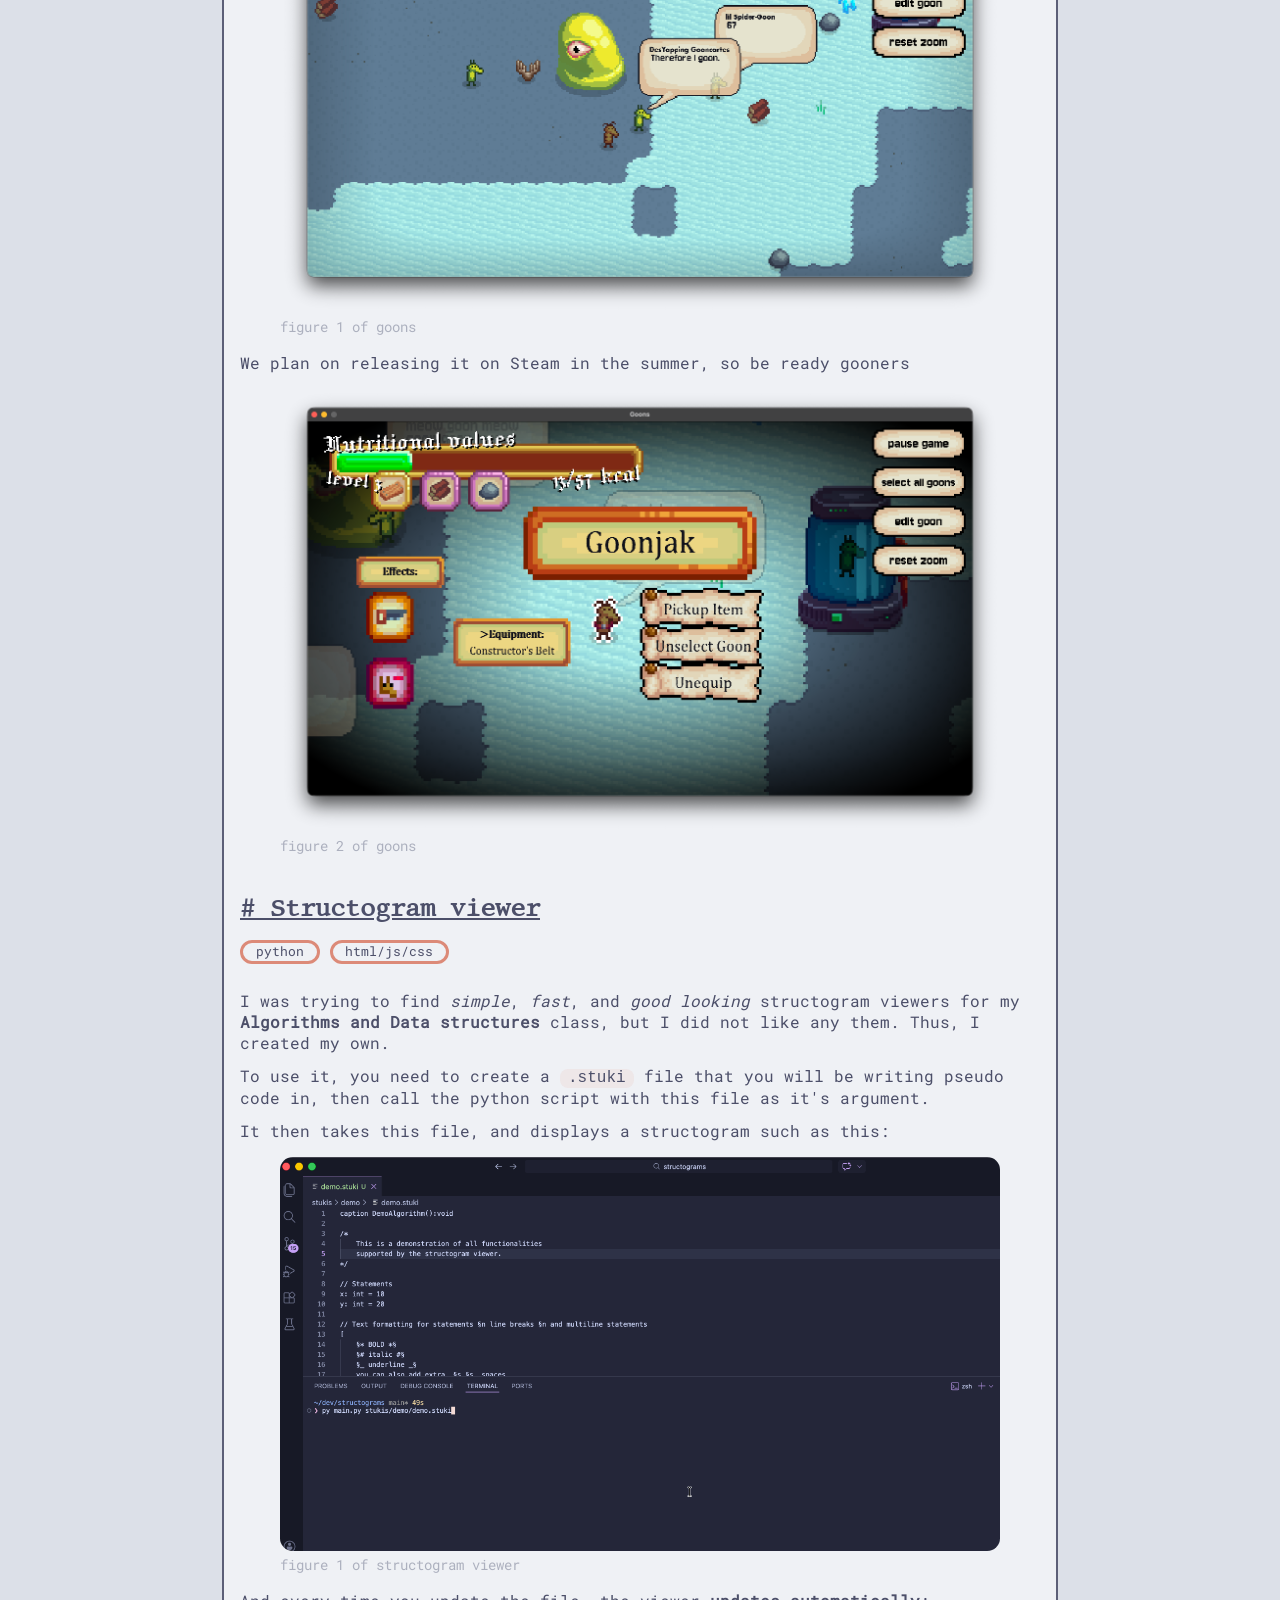
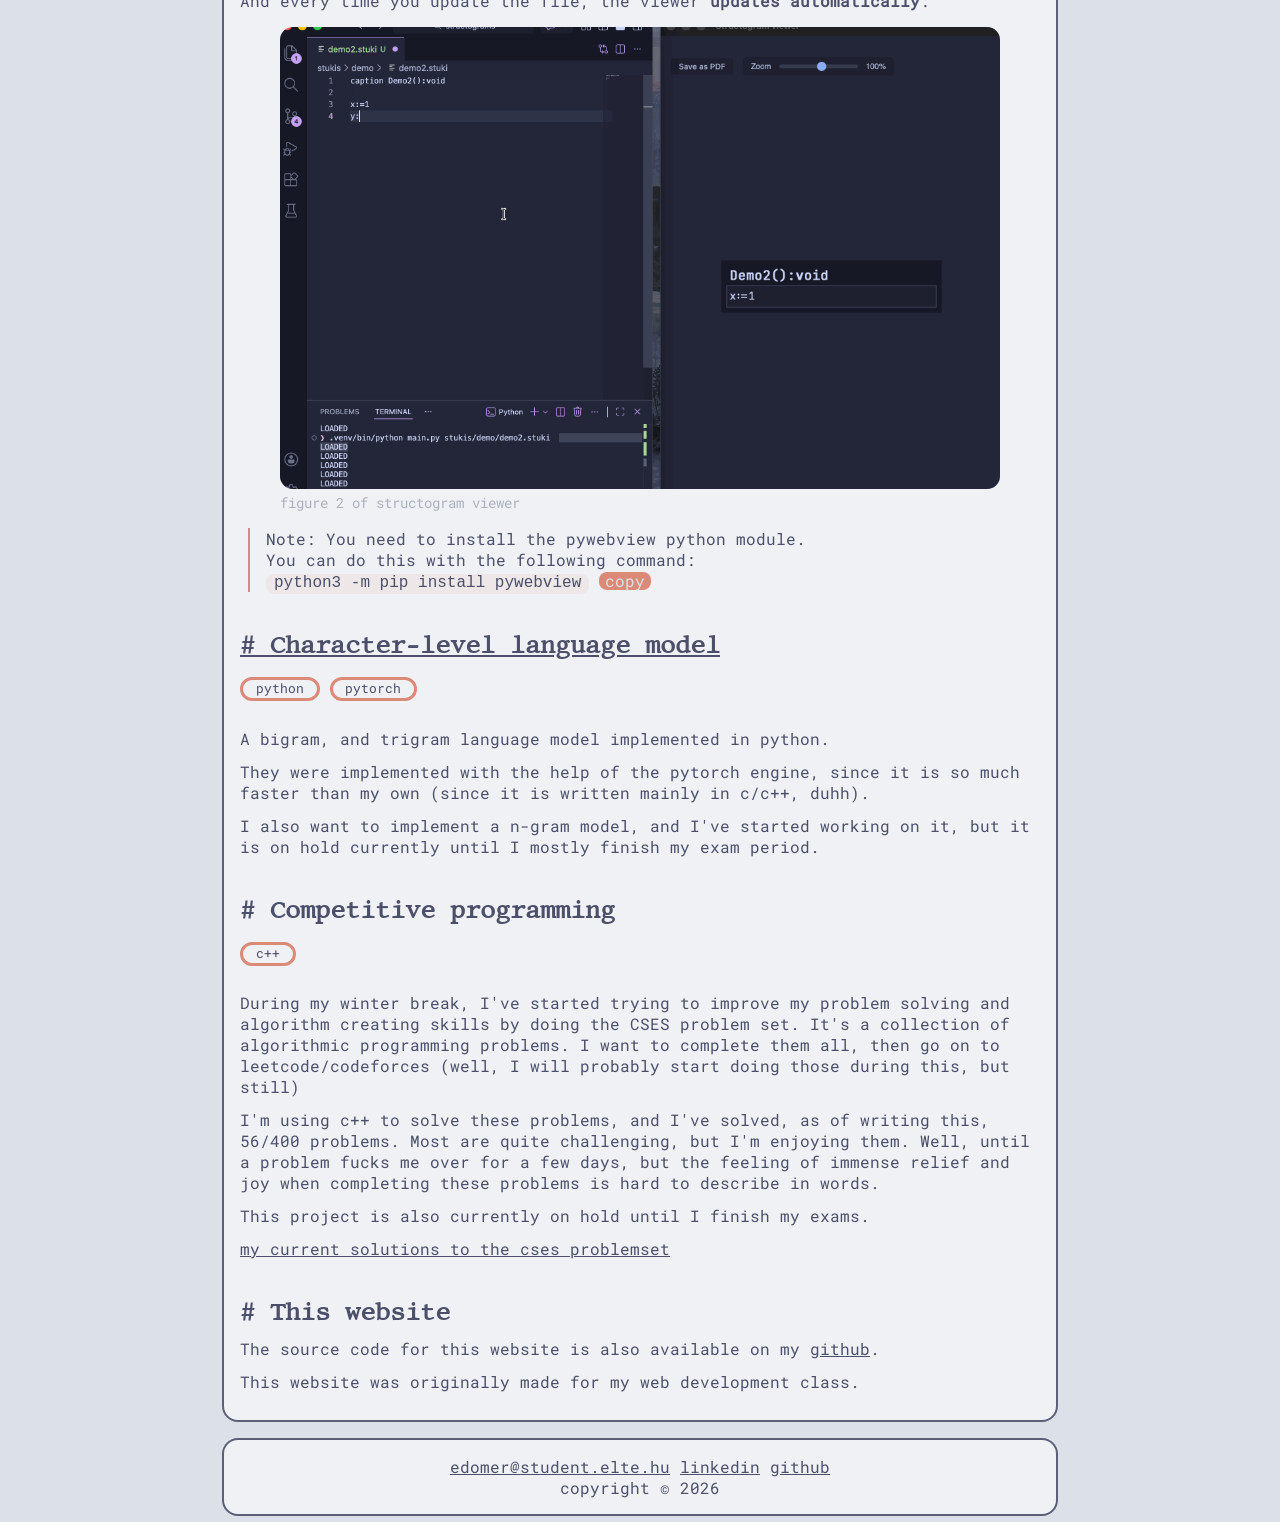
<file: webpage/projects.html>
<!DOCTYPE html>
<html lang="en">
    
<head>
    <meta charset="UTF-8">
    <meta name="viewport" content="width=device-width, initial-scale=1.0">
    <link rel="stylesheet" href="css/style.css">
    <title>~/projects Edömér's Archive</title>
    <link rel="icon" type="image/x-icon" href="media/favicon.ico">
</head>

<body class="centered">
    
    <!-- Jump to content -->
    <a id="jump-to-content" href="#content">Jump to content</a>

    <!-- Search -->
    <dialog id="search-modal">
        <input type="text" id="search-input" placeholder="Search the archive..." autocomplete="off">
        <ul id="search-results"></ul>
    </dialog>

    <!-- Floating back to top button -->
    <button id="back-to-top" onclick="window.location.href='#'">Back to top</button>

    <!-- Header -->
    <header class="container centered">
        <h1>Edömér's Archive</h1>
        <p id="path">~/projects</p>
        <div id="navbar">
            <button id="search-button" class="centered-vertically" onclick="openSearch()">
                
                <!-- Search icon -->
                <svg width="15" height="15" viewBox="0 0 24 24" fill="none" stroke="currentColor" stroke-width="2" 
                    stroke-linecap="round" stroke-linejoin="round" data-darkreader-inline-stroke="" 
                    style="--darkreader-inline-stroke: currentColor;"><circle cx="11" cy="11" r="8"></circle>
                    <line x1="21" y1="21" x2="16.65" y2="16.65"></line>
                </svg>

                <span id="search-shortcut-text"></span>
                
            </button>
    
            <nav id="pages" class="button-choice centered-vertically">
                <button onclick="window.location.href='index.html'">Main</button>
                <button class="active" onclick="window.location.href='projects.html'">Projects</button>
                <button onclick="window.location.href='cheat-sheets.html'">Cheat sheets</button>
                <button onclick="window.location.href='resources.html'">Resources</button>
            </nav>
    
            <div id="theme-mode-selector" class="button-choice centered-vertically">
                <button id="light-mode-button" class="active" onclick="switchToLightMode()">light</button>
                <button id="dark-mode-button" onclick="switchToDarkMode()">dark</button>
                <button id="high-contrast-mode-button" onclick="switchToHighContrastMode()">contrast</button>
            </div>
    
        </div>
    </header>

    <!-- Main content -->
    <article class="container" id="content">

        <div class="centered">    
            <nav class="button-choice" id="vertical-navbar">
                <button onclick="window.location.href='#minigrad'">minigrad</button>
                <button onclick="window.location.href='#goons'">goons game</button>
                <button onclick="window.location.href='#structogram-viewer'">structogram viewer</button>
                <button onclick="window.location.href='#character-level-language-model'">character-level language model</button>
                <button onclick="window.location.href='#competitive-programming'">competitive programming</button>
                <button onclick="window.location.href='#this-website'">this website</button>
            </nav>
        </div><br>
        
        <section>
            <h2 id="where-to-find-them"># Where to find them</h2>
            <p>Most of my projects are available on my <a href="https://github.com/edxmer" target="_blank">github</a></p>
            <figure>
                <a href="https://github.com/edxmer" target="_blank">
                    <img src="media/github-projects.png" alt="Photo of my github projects">
                </a>
                <figcaption>picture of my github, as of 2026 may</figcaption>
            </figure>
            
        </section>

        <section id="minigrad">
            <h2><a href="https://github.com/edxmer/minigrad" target="_blank"># Minigrad</a></h2>
            <span class="highlight">python</span> <br> <br>
            <p>This is an automatic gradient descent engine I've made in pure python.</p>
            <p>
                It works by noting down every calculation that happens between the parameters,
                then when we finally calculate the loss function, it goes back on the
                calculations, and by using the chain rule of calculus, it gets the gradient of 
                every parameter (weight) in respect to the loss function.
            </p>
            <p>
                This, being done in pure python, is obviously not very efficient,
                but I've learned a lot from this project.
            </p>
        </section>

        <section id="goons">
            <h2><a href="https://github.com/edxmer/goons-game" target="_blank"># Goons game</a></h2>
            <span class="highlight">GameMaker studio</span>
            <span class="highlight">goon</span> <br> <br>
                
            <p>
                <i>Its about goon, its about gooner, we stay goony, we goououer, put in the goons, put in the gour and take what's gours...</i><br>
                - Dwayne the Goon Johnson
            </p> <br>

            <p>This is a game currenty under development by me and my friend <a href="https://github.com/krubenh" target="_blank">Roland</a>.</p>

            <p>It was originally made for a game jam, but then we just continued working on it. It's been in development since January 2026.</p>

            <figure>
                <a href="media/goons-1.png" target="_blank">
                    <img src="media/goons-1.png" alt="A picture of the game, with the Primordeal goon being in the middle, and goons around it talking.">
                </a>
                <figcaption>figure 1 of goons</figcaption>
            </figure>

            <p>We plan on releasing it on Steam in the summer, so be ready gooners</p>

            <figure>
                <a href="media/goons-2.png" target="_blank">
                    <img src="media/goons-2.png" alt="A picture of the game, in goon edit mode.">
                </a>
                <figcaption>figure 2 of goons</figcaption>
            </figure>
        </section>

        <section id="structogram-viewer">
            <h2><a href="https://github.com/edxmer/structogram-viewer" target="_blank"># Structogram viewer</a></h2>
            <span class="highlight">python</span>
            <span class="highlight">html/js/css</span> <br> <br>
            <p>
                I was trying to find <em>simple</em>, <em>fast</em>, and <em>good looking</em> structogram viewers for
                my <strong>Algorithms and Data structures</strong> class, but I did not like any them. 
                Thus, I created my own.
            </p>

            <p>
                To use it, you need to create a <code>.stuki</code> file that you will be writing pseudo code in,
                then call the python script with this file as it's argument.
            </p>

            <p>It then takes this file, and displays a structogram such as this:</p>    
            
            <figure>
                <a href="media/structogram-1.gif" target="_blank">
                    <img src="media/structogram-1.gif" alt="A demonstration GIF of opening up the structogram viewer">
                </a>
                <figcaption>figure 1 of structogram viewer</figcaption>
            </figure>

            <p>And every time you update the file, the viewer <strong>updates automatically</strong>:</p>

            <figure>
                <a href="media/structogram-2.gif" target="_blank">
                    <img src="media/structogram-2.gif" alt="A demonstration GIF of the viewer updating when you save">
                </a>
                <figcaption>figure 2 of structogram viewer</figcaption>
            </figure>

            <aside>
                Note: You need to install the pywebview python module. <br>
                You can do this with the following command:<br>
                <code>python3 -m pip install pywebview</code>
                <button id="copy1" class="copy" onclick="copy1()">copy</button>
            </aside>            
        </section>

        <section id="character-level-language-model">
            <h2><a href="https://github.com/edxmer/character-language-model" target="_blank"># Character-level language model</a></h2>
            <span class="highlight">python</span>
            <span class="highlight">pytorch</span> <br> <br>
            
            <p>A bigram, and trigram language model implemented in python.</p>

            <p>
                They were implemented with the help of the pytorch engine,
                since it is so much faster than my own (since it is written
                mainly in c/c++, duhh).
            </p>

            <p>
                I also want to implement a n-gram model, and I've started working on it,
                but it is on hold currently until I mostly finish my exam period.
            </p>
        </section>

        <section id="competitive-programming">
            <h2># Competitive programming</h2>
            <span class="highlight">c++</span> <br> <br>

            <p>
                During my winter break, I've started trying to improve my problem solving
                and algorithm creating skills by doing the CSES problem set. 
                It's a collection of algorithmic programming problems.
                I want to complete them all, then go on to leetcode/codeforces
                (well, I will probably start doing those during this, but still)
            </p>

            <p>
                I'm using c++ to solve these problems, and I've solved, as of writing this, 56/400 problems. 
                Most are quite challenging, but I'm enjoying them. Well, until a problem fucks me over
                for a few days, but the feeling of immense relief and joy when completing these problems
                is hard to describe in words.
            </p>
            
            <p>This project is also currently on hold until I finish my exams.</p>
            
            <a href="https://github.com/edxmer/cses-problems" target="_blank">my current solutions to the cses problemset</a>
        </section>

        <section id="this-website">
            <h2># This website</h2>
            <p>The source code for this website is also available on my <a href="https://github.com/edxmer/personal-website">github</a>.</p>
            <p>This website was originally made for my web development class.</p>
        </section>
    </article>

    <!-- Footer -->
    <footer class="container centered">
        <span>
            <a href="mailto:edomer@student.elte.hu" target="_blank">edomer@student.elte.hu</a>
            <a href="https://www.linkedin.com/in/ed%C3%B6m%C3%A9r-nagy-3304b33b5/" target="_blank">linkedin</a>
            <a href="https://github.com/edxmer" target="_blank">github</a>
        </span>
        <span>copyright © <span id="current-year"></span></span>
    </footer>

    <!--Scripts-->
    <script src="js/theme.js"></script>
    <script src="js/dynamically-updated-fields.js"></script>
    <script src="js/search.js"></script>
    <script src="js/back-to-top.js"></script>
</body>
</html>
</file>
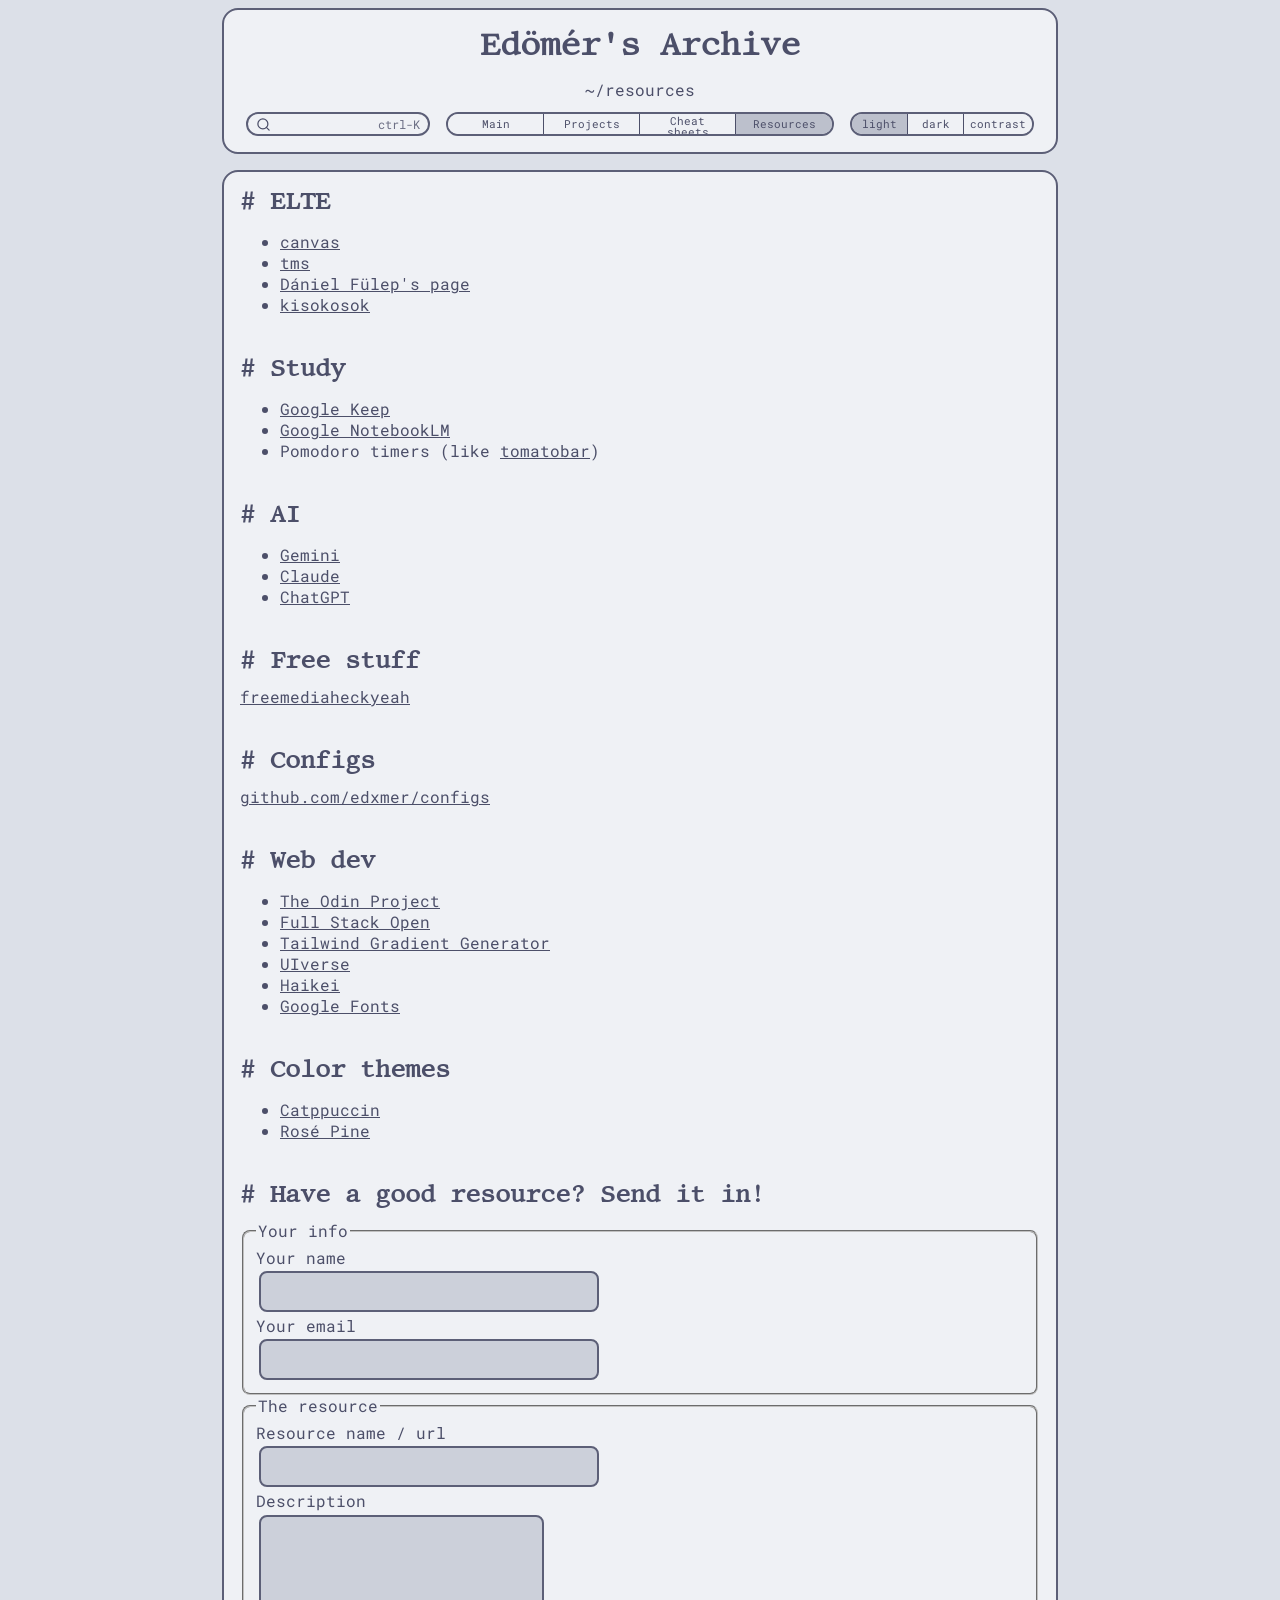
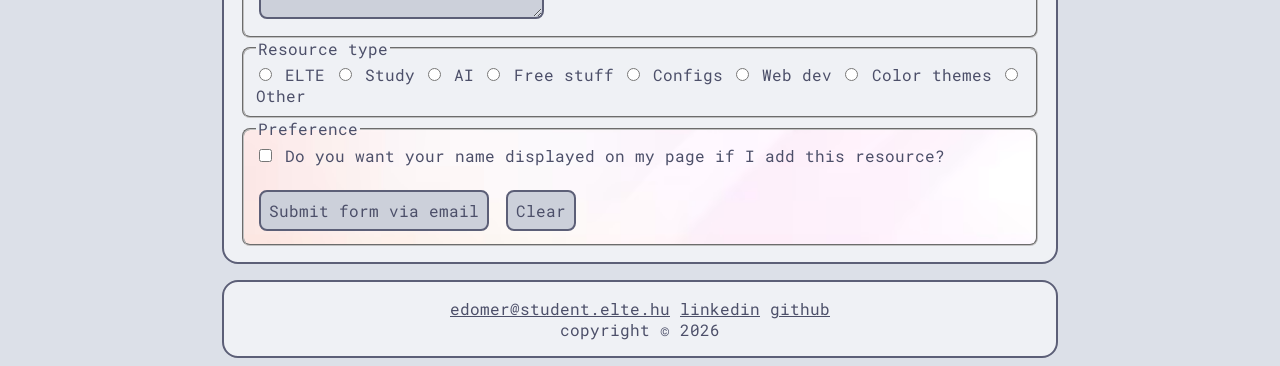
<file: webpage/resources.html>
<!DOCTYPE html>
<html lang="en">
    
<head>
    <meta charset="UTF-8">
    <meta name="viewport" content="width=device-width, initial-scale=1.0">
    <link rel="stylesheet" href="css/style.css">
    <title>~/resources Edömér's Archive</title>
    <link rel="icon" type="image/x-icon" href="media/favicon.ico">
</head>

<body class="centered">

    <!-- Jump to content -->
    <a id="jump-to-content" href="#content">Jump to content</a>

    <!-- Search -->
    <dialog id="search-modal">
        <input type="text" id="search-input" placeholder="Search the archive..." autocomplete="off">
        <ul id="search-results"></ul>
    </dialog>

    <!-- Floating back to top button -->
    <button id="back-to-top" onclick="window.location.href='#'">Back to top</button>

    <!-- Header -->
    <header class="container centered">
        <h1>Edömér's Archive</h1>
        <p id="path">~/resources</p>
        <div id="navbar">
            <button id="search-button" class="centered-vertically" onclick="openSearch()">
                
                <!-- Search icon -->
                <svg width="15" height="15" viewBox="0 0 24 24" fill="none" stroke="currentColor" stroke-width="2" 
                    stroke-linecap="round" stroke-linejoin="round" data-darkreader-inline-stroke="" 
                    style="--darkreader-inline-stroke: currentColor;"><circle cx="11" cy="11" r="8"></circle>
                    <line x1="21" y1="21" x2="16.65" y2="16.65"></line>
                </svg>

                <span id="search-shortcut-text"></span>
                
            </button>
    
            <nav id="pages" class="button-choice centered-vertically">
                <button onclick="window.location.href='index.html'">Main</button>
                <button onclick="window.location.href='projects.html'">Projects</button>
                <button onclick="window.location.href='cheat-sheets.html'">Cheat sheets</button>
                <button class="active">Resources</button>
            </nav>
    
            <div id="theme-mode-selector" class="button-choice centered-vertically">
                <button id="light-mode-button" class="active" onclick="switchToLightMode()">light</button>
                <button id="dark-mode-button" onclick="switchToDarkMode()">dark</button>
                <button id="high-contrast-mode-button" onclick="switchToHighContrastMode()">contrast</button>
            </div>
    
        </div>
    </header>

    <!-- Main content -->
    <article class="container" id="content">
        <section id="elte">
            <h2># ELTE</h2>
            <ul>
                <li><a href="https://canvas.elte.hu/belepes/">canvas</a></li>
                <li><a href="https://tms.inf.elte.hu/">tms</a></li>
                <li><a href="https://fulepdani.web.elte.hu">Dániel Fülep's page</a></li>
                <li><a href="https://www.inf.elte.hu/kisokos-gyujtemeny" lang="hu">kisokosok</a></li>
            </ul>
        </section>

        <section id="study">
            <h2># Study</h2>
            <ul>
                <li><a href="https://keep.google.com">Google Keep</a></li>
                <li><a href="https://notebooklm.google.com">Google NotebookLM</a></li>
                <li>Pomodoro timers (like <a href="https://github.com/ivoronin/TomatoBar">tomatobar</a>)</li>
            </ul>
        </section>

        <section id="AI">
            <h2># AI</h2>
            <ul>
                <li><a href="https://gemini.google.com/app">Gemini</a></li>
                <li><a href="https://claude.ai/new">Claude</a></li>
                <li><a href="https://chatgpt.com">ChatGPT</a></li>
            </ul>
        </section>

        <section id="free-stuff">
            <h2># Free stuff</h2>
            <a href="https://fmhy.net">freemediaheckyeah</a>
        </section>

        <section id="configs">
            <h2># Configs</h2>
            <a href="https://github.com/edxmer/configs">github.com/edxmer/configs</a>
        </section>

        <section id="web-dev">
            <h2># Web dev</h2>
            <ul>
                <li><a href="https://www.theodinproject.com">The Odin Project</a></li>
                <li><a href="https://fullstackopen.com/en/">Full Stack Open</a></li>
                <li><a href="https://colortopia.vercel.app/generator">Tailwind Gradient Generator</a></li>
                <li><a href="https://uiverse.io">UIverse</a></li>
                <li><a href="https://app.haikei.app">Haikei</a></li>
                <li><a href="https://fonts.google.com">Google Fonts</a></li>
            </ul>
        </section>

        <section id="color-themes">
            <h2># Color themes</h2>
            <ul>
                <li><a href="https://catppuccin.com/palette/">Catppuccin</a></li>
                <li><a href="https://rosepinetheme.com/themes/">Rosé Pine</a></li>
            </ul>
        </section>

        <section id="send-in-resource">
            <h2># Have a good resource? Send it in!</h2>
            
            <form action="mailto:edomer@student.elte.hu" method="POST" enctype="text/plain">
                <fieldset>
                    <legend>Your info</legend>
                    
                    <label for="name">Your name</label> <br>
                    <input type="text" id="name" maxlength="32"> <br>
                    <label for="email">Your email</label> <br>
                    <input type="email" id="email" maxlength="32"> <br>
                </fieldset>
                
                <fieldset>
                    <legend>The resource</legend>
                    <label for="name">Resource name / url</label> <br>
                    <input type="text" id="resource-name" maxlength="32"> <br>
                    <label for="usefulness">Description</label><br>
                    <textarea id="usefulness" name="usefulness" rows="4" cols="25"></textarea><br>
                </fieldset>
                
                
                <fieldset>
                    <legend>Resource type</legend>

                    <span class="radio-group">
                        <input type="radio" id="type-elte" name="type" value="elte">
                        <label for="type-elte">ELTE</label>
                    </span>
                    
                    <span class="radio-group">
                        <input type="radio" id="type-study" name="type" value="study">
                        <label for="type-study">Study</label>
                    </span>
                    
                    <span class="radio-group">
                        <input type="radio" id="type-ai" name="type" value="ai">
                        <label for="type-ai">AI</label>
                    </span>
                    
                    <span class="radio-group">
                        <input type="radio" id="type-free-stuff" name="type" value="free-stuff">
                        <label for="type-free-stuff">Free stuff</label>
                    </span>
                    
                    <span class="radio-group">
                        <input type="radio" id="type-configs" name="type" value="configs">
                        <label for="type-configs">Configs</label>
                    </span>
                    
                    <span class="radio-group">
                        <input type="radio" id="type-web-dev" name="type" value="web-dev">
                        <label for="type-web-dev">Web dev</label>
                    </span>
                    
                    <span class="radio-group">
                        <input type="radio" id="type-color-themes" name="type" value="color-themes">
                        <label for="type-color-themes">Color themes</label>
                    </span>
                    
                    <span class="radio-group">
                        <input type="radio" id="type-other" name="type" value="other">
                        <label for="type-other">Other</label>
                    </span>
                    
                </fieldset>
                
                <fieldset id="preference-fieldset">
                    <legend>Preference</legend>
                    
                    <input type="checkbox" id="use-name" name="use-name"> 
                    <label for="use-name">
                        Do you want your name displayed on my page if I add this resource?
                    </label>

                    <br><br>
                    <input type="submit" value="Submit form via email">
                    <input type="reset" value="Clear">
                </fieldset>
            </form>
        </section>
        
    </article>

    <!-- Footer -->
    <footer class="container centered">
        <span>
            <a href="mailto:edomer@student.elte.hu" target="_blank">edomer@student.elte.hu</a>
            <a href="https://www.linkedin.com/in/ed%C3%B6m%C3%A9r-nagy-3304b33b5/" target="_blank">linkedin</a>
            <a href="https://github.com/edxmer" target="_blank">github</a>
        </span>
        <span>copyright © <span id="current-year"></span></span>
    </footer>

    <!--Scripts-->
    <script src="js/theme.js"></script>
    <script src="js/dynamically-updated-fields.js"></script>
    <script src="js/search.js"></script>
    <script src="js/back-to-top.js"></script>
</body>
</html>
</file>
<file: webpage/css/style.css>
/* Imports and declarations */
@import url("color-styles.css"); /* Color variable declarations */
@import url("fonts.css"); /* Font imports and definitions */

/* Style settings */
@import url("basic-settings.css"); /* Basic style settings */
@import url("button-choice.css"); /* .button-choice */
@import url("search.css"); /* search style settings */
@import url("responsivity.css"); /* make the page responsive */
@import url("print.css"); /* the print layout */
@import url("back-to-top.css"); /* the back to top button */
@import url("forms.css"); /* forms */
@import url("table.css"); /* tables */
</file>
